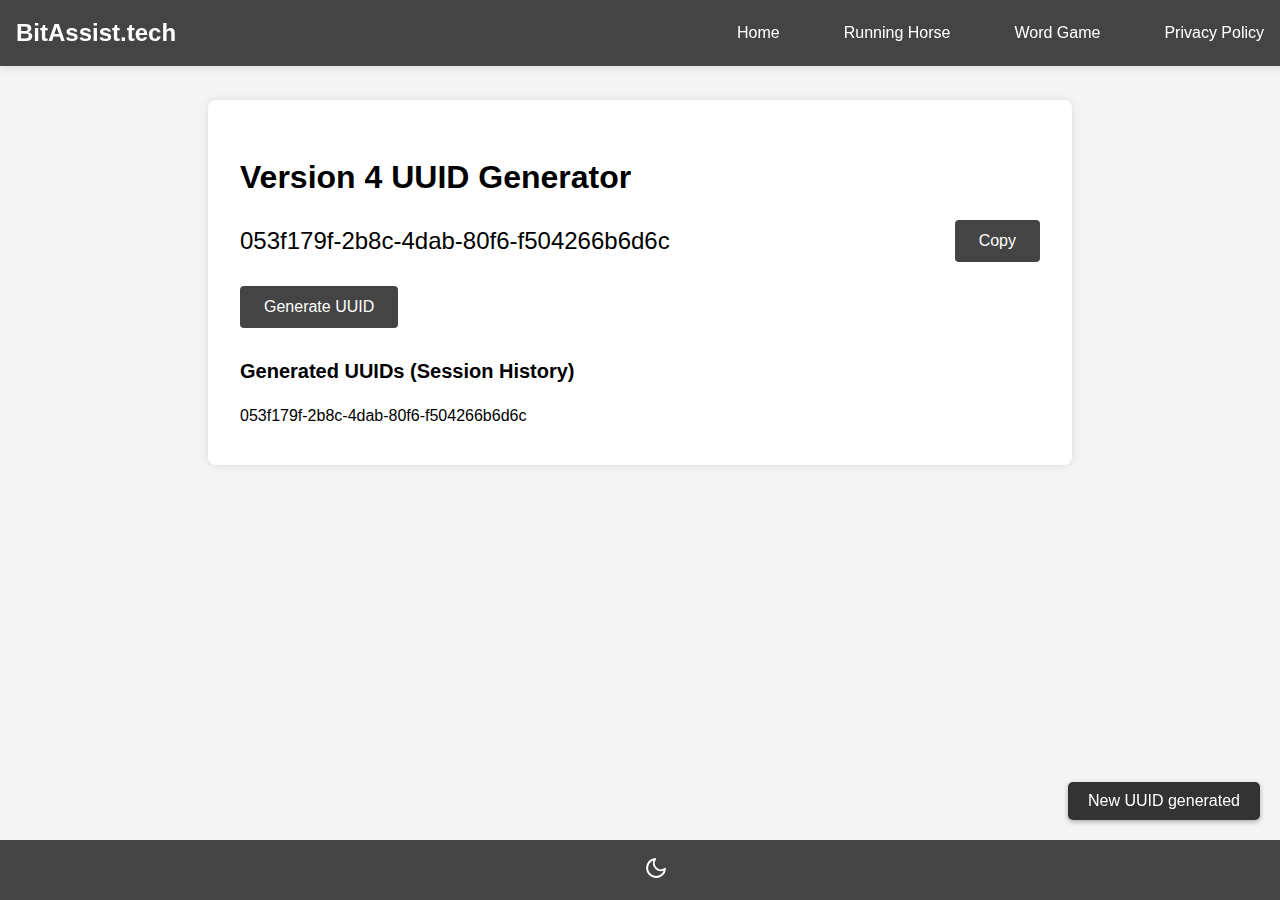
<file: index.html>
<!DOCTYPE html>
<html lang="en">

<head>
    <meta charset="UTF-8">
    <meta name="viewport" content="width=device-width, initial-scale=1.0">
    <meta name="description"
        content="Generate version 4 UUIDs easily with BitAssist.tech. Click to generate a new UUID and copy it with a single button. Mobile responsive and SEO friendly.">
    <meta name="keywords" content="UUID generator, version 4 UUID, BitAssist.tech, online UUID generator">
    <title>BitAssist.tech - UUID Generator</title>
    <link rel="icon"
        href="data:image/svg+xml,<svg xmlns='http://www.w3.org/2000/svg' viewBox='0 0 100 100'><text y='50%' x='50%' dominant-baseline='middle' text-anchor='middle' font-size='20'>bitassist.tech</text></svg>">
    <link rel="stylesheet" href="./css/common.css">
    <script type="application/ld+json">
        {
          "@context": "https://schema.org",
          "@type": "WebApplication",
          "name": "UUID Generator",
          "description": "Generate version 4 UUIDs easily with BitAssist.tech.",
          "url": "https://www.bitassist.tech",
          "applicationCategory": "Utility",
          "operatingSystem": "All"
        }
        </script>
    <style>
        /* Main Content Styles */
        body {
            font-family: Arial, sans-serif;
            margin: 0;
            padding: 0;
            background-color: #f4f4f4;
            transition: background-color 0.3s, color 0.3s;
        }

        body.night-mode {
            background-color: #333;
            color: #fff;
        }

        .container {
            max-width: 800px;
            margin: 100px auto 20px;
            padding: 2rem;
            background-color: #fff;
            border-radius: 8px;
            box-shadow: 0 0 10px rgba(0, 0, 0, 0.1);
            transition: background-color 0.3s, color 0.3s;
        }

        .container.night-mode {
            background-color: #444;
            color: #fff;
        }

        h2 {
            font-size: 2rem;
            margin-bottom: 1.5rem;
        }

        .uuid-container {
            display: flex;
            align-items: center;
            justify-content: space-between;
            margin-bottom: 1.5rem;
        }

        #uuid {
            font-size: 1.5rem;
            word-break: break-all;
            margin: 0;
        }

        button {
            padding: 0.75rem 1.5rem;
            cursor: pointer;
            background-color: #444;
            color: #fff;
            border: none;
            border-radius: 4px;
            font-size: 1rem;
            transition: background-color 0.3s;
        }

        button:hover {
            background-color: #555;
        }

        .history-container {
            margin-top: 2rem;
        }

        .history-container h3 {
            font-size: 1.25rem;
            margin-bottom: 1rem;
        }

        .history-container ul {
            list-style-type: none;
            padding: 0;
            margin: 0;
        }

        .history-container li {
            font-size: 1rem;
            padding: 0.5rem 0;
            border-bottom: 1px solid #eee;
        }

        .history-container li:last-child {
            border-bottom: none;
        }

        footer {
            text-align: center;
            padding: 1rem;
            background-color: #444;
            color: #fff;
            position: fixed;
            bottom: 0;
            left: 0;
            width: 100%;
        }

        .moon-icon {
            width: 24px;
            height: 24px;
            cursor: pointer;
            transition: color 0.3s;
        }

        body.night-mode .moon-icon {
            color: #ccc;
        }

        /* Toast Message Styles */
        .toast {
            position: fixed;
            bottom: 80px;
            right: 20px;
            background-color: #333;
            color: #fff;
            padding: 10px 20px;
            border-radius: 5px;
            box-shadow: 0 2px 5px rgba(0, 0, 0, 0.3);
            z-index: 1000;
            opacity: 0;
            transition: opacity 0.5s ease-in-out;
        }

        .toast.show {
            opacity: 1;
        }
    </style>
</head>

<body>
    <!-- Header -->
    <header>
        <h1>BitAssist.tech</h1>
        <nav id="nav-menu">
            <a href="index.html">Home</a>
            <a href="running_horse.html">Running Horse</a>
            <a href="word_game.html">Word Game</a>
            <a href="privacy_policy.html">Privacy Policy</a>
        </nav>
        <div class="hamburger" onclick="toggleMenu()">☰</div>
    </header>

    <!-- Main Content -->
    <div class="container">
        <h2>Version 4 UUID Generator</h2>
        <div class="uuid-container">
            <p id="uuid">Click the button to generate a UUID</p>
            <button onclick="copyUUID()">Copy</button>
        </div>
        <button onclick="generateUUID()">Generate UUID</button>

        <!-- UUID History -->
        <div class="history-container">
            <h3>Generated UUIDs (Session History)</h3>
            <ul id="uuid-history"></ul>
        </div>
    </div>

    <!-- Footer -->
    <footer>
        <svg class="moon-icon" xmlns="http://www.w3.org/2000/svg" viewBox="0 0 24 24" fill="none" stroke="currentColor"
            stroke-width="2" stroke-linecap="round" stroke-linejoin="round" onclick="toggleNightMode()">
            <path d="M21 12.79A9 9 0 1 1 11.21 3 7 7 0 0 0 21 12.79z"></path>
        </svg>
    </footer>

    <!-- Toast Container -->
    <div id="toast" class="toast"></div>

    <script>
        // JavaScript for UUID generation, copy, and night mode
        let uuidHistory = [];

        // Load night mode preference from localStorage
        function loadNightMode() {
            const isNightMode = localStorage.getItem('nightMode') === 'true';
            if (isNightMode) {
                document.body.classList.add('night-mode');
                document.querySelector('.container').classList.add('night-mode');
            }
        }

        // Toggle night mode and save preference to localStorage
        function toggleNightMode() {
            const body = document.body;
            const container = document.querySelector('.container');
            body.classList.toggle('night-mode');
            container.classList.toggle('night-mode');

            // Save the night mode preference to localStorage
            const isNightMode = body.classList.contains('night-mode');
            localStorage.setItem('nightMode', isNightMode);

            // Show toast message
            showToast(isNightMode ? 'Night mode enabled' : 'Night mode disabled');
        }

        // Show toast message
        function showToast(message) {
            const toast = document.getElementById('toast');
            toast.innerText = message;
            toast.classList.add('show');

            // Hide the toast after 3 seconds
            setTimeout(() => {
                toast.classList.remove('show');
            }, 3000);
        }

        // Generate UUID
        function generateUUID() {
            const uuid = 'xxxxxxxx-xxxx-4xxx-yxxx-xxxxxxxxxxxx'.replace(/[xy]/g, function (c) {
                const r = Math.random() * 16 | 0, v = c === 'x' ? r : (r & 0x3 | 0x8);
                return v.toString(16);
            });
            document.getElementById('uuid').innerText = uuid;
            uuidHistory.push(uuid);
            updateUUIDHistory();
            showToast('New UUID generated');
        }

        // Update UUID history
        function updateUUIDHistory() {
            const historyContainer = document.getElementById('uuid-history');
            historyContainer.innerHTML = '';
            uuidHistory.slice().reverse().forEach(uuid => {
                const listItem = document.createElement('li');
                listItem.innerText = uuid;
                historyContainer.appendChild(listItem);
            });
        }

        // Copy UUID to clipboard
        function copyUUID() {
            const uuid = document.getElementById('uuid').innerText;
            navigator.clipboard.writeText(uuid).then(() => {
                showToast('UUID copied to clipboard');
            });
        }

        // Toggle mobile navigation menu
        function toggleMenu() {
            const navMenu = document.getElementById('nav-menu');
            navMenu.classList.toggle('active');
        }

        // Initialize
        function init() {
            loadNightMode(); // Load night mode preference
            generateUUID(); // Generate initial UUID
        }

        // Run initialization
        init();
    </script>
</body>

</html>
</file>
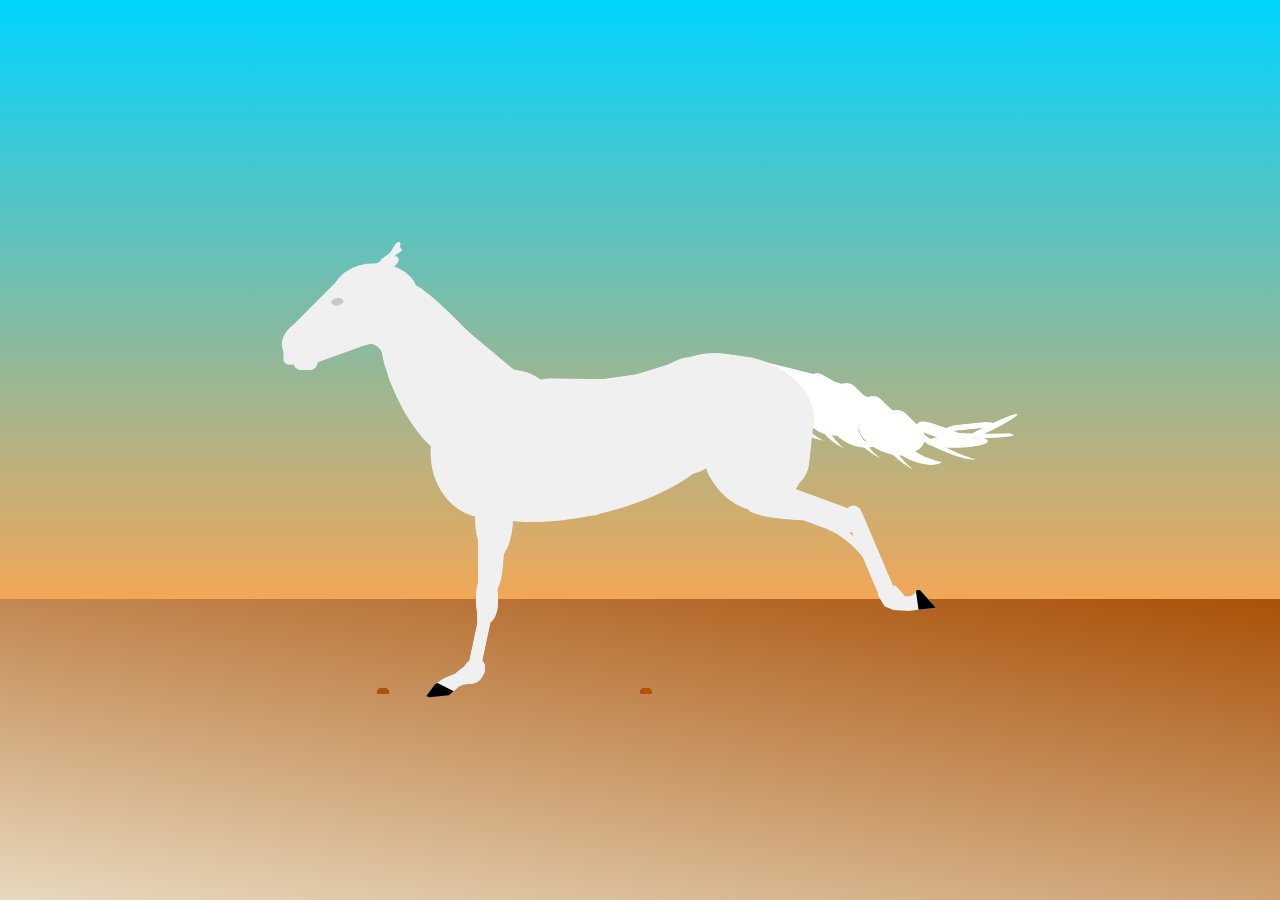
<file: clip_clop.html>
<html>
<head>
	<title>Running horse</title>
	<meta charset="UTF-8">
    <meta name="viewport" content="width=device-width, initial-scale=1.0">
    <meta name="description" content="Generate version 4 UUIDs easily with BitAssist.tech. Click to generate a new UUID and copy it with a single button. Mobile responsive and SEO friendly.">
    <meta name="keywords" content="UUID generator, version 4 UUID, BitAssist.tech, online UUID generator">
    <link rel="icon" href="data:image/svg+xml,<svg xmlns='http://www.w3.org/2000/svg' viewBox='0 0 100 100'><text y='50%' x='50%' dominant-baseline='middle' text-anchor='middle' font-size='20'>bitassist.tech</text></svg>">
    <style>
        body {
            font-family: Arial, sans-serif;
            margin: 0;
            padding: 0;
            display: flex;
            flex-direction: column;
            align-items: center;
            justify-content: center;
            background-color: #f4f4f4;
            transition: background-color 0.3s, color 0.3s;
            overflow-x: hidden; /* Prevent horizontal scroll */
        }
        body.night-mode {
            background-color: #333;
            color: #fff;
        }
        header {
            width: 100%;
            background-color: #444;
            color: #fff;
            padding: 1rem;
            text-align: center;
            position: fixed;
            top: 0;
            left: 0;
            z-index: 10;
        }
        nav {
            margin: 1rem 0;
        }
        nav a {
            color: #fff;
            text-decoration: none;
            margin: 0 1rem;
            padding-right: 1rem; /* Added right padding */
        }
        .container {
            text-align: center;
            padding: 3rem;
            background-color: #fff;
            border-radius: 8px;
            box-shadow: 0 0 10px rgba(0, 0, 0, 0.1);
            margin-top: 5rem; /* Adjust for fixed header */
            transition: background-color 0.3s, color 0.3s;
        }
        .container.night-mode {
            background-color: #444;
            color: #fff;
        }
        button {
            padding: 1rem 2rem;
            margin-top: 1rem;
            cursor: pointer;
            background-color: #444;
            color: #fff;
            border: none;
            border-radius: 4px;
            font-size: 1rem;
            transition: background-color 0.3s;
        }
        button.night-mode {
            background-color: #555;
        }
        h1 {
            font-size: 1.5rem;
            font-family: 'Verdana', sans-serif;
        }
        h2 {
            font-size: 2rem;
        }
        p {
            font-size: 1.25rem;
        }
        #uuid {
            font-size: 3vw; /* Make the UUID font size bigger */
            display: inline-block;
            margin-right: 1rem;
            white-space: nowrap; /* Ensure UUID stays on one line */
            width: 100%; /* Make sure it stretches the available space */
            overflow: hidden; /* Hide any overflow */
        }
        .uuid-container {
            display: flex;
            align-items: center;
            justify-content: center;
            width: 100%;
        }
        .copy-button {
            width: 115px;/* Fixed width for the copy button */
            padding: 11px 19px; 
        }
        @media (max-width: 600px) {
            nav a {
            display: block;
            margin: 0.5rem 0;
            }
            .container {
            width: 90%;
            padding: 2rem;
            }
            button {
            width: 100%;
            padding: 1rem;
            }
        }
        .moon-icon {
            width: 24px;
            height: 24px;
            margin-right: 10px;
            cursor: pointer;
            transition: color 0.3s;
            position: fixed;
            bottom: 20px;
            right: 20px;
        }
        body.night-mode .moon-icon {
            color: #ccc; /* Dim white color */
        }




    /*

Click the horse for slow-mo :)

*/

:root
{
	font-size: 22vmin;
	
	--outlines: transparent; 
	
	--speed: 0.8s;
	--delay-gap: 8;
	
	--horse-width: 3.8rem;
	--horse-height: 2.5rem;
	
	/*//dark horse
	--color-horse: rgba(50, 50, 50, 1);
	--color-horse-back: rgba(30, 30, 30, 1);
	--color-hair: rgba(70, 70, 70, 1);
	*/
	
	/*//white horse*/
	--color-horse: rgba(240, 240, 240, 1);
	--color-horse-back: rgba(200, 200, 200, 1);
	--color-hair: rgba(255, 255, 255, 1);
	/*
	//pink horse
	 // --color-horse: #D72287;
	 // --color-horse-back: #9A095A;
	 // --color-hair: #DF4E9F;
		
	//red horse
	 // --color-horse: #FF0000;
	 // --color-horse-back: #DD0000;
	 // --color-hair: #FF3030;
	
	//blue horse
	 // --color-horse: #0000ff;
	 // --color-horse-back: #0000dd;
	 // --color-hair: #3030ff;
	*/
	--color-hoof: rgba(0, 0, 0, 1);
	--color-dust: #AF540B;
	--color-floor: #F1D1AF;
	--color-sky: #C4C4FF;
}

input[type=checkbox]
{
	opacity: 0;
}

input[type=checkbox]:checked ~ label 
{
	--outlines: white;
	--speed: 8s;
	
	--color-horse: rgba(50, 50, 50, 0.3);
	--color-horse-back: rgba(30, 30, 30, 0.3);
	--color-hair: rgba(70, 70, 70, 0.3);
	--color-hoof: rgba(0, 0, 0, 0.3);
}

*{ position: relative; }

html, body
{
	width: 100%;
	height: 100%;
	margin: 0;
	padding: 0;
	background: linear-gradient(0deg, rgba(255,164,78,1) 30%, rgba(0,212,255,1) 100%);
}

body
{
	display: flex;
	justify-content: center;
	align-items: center;
}

label
{
	cursor: pointer;
}

.dust
{
	position: fixed;
	top: 0;
	left: 0;
	right: 0;
	bottom: calc(((100vh - var(--horse-height)) / 2) + 0.02rem);
	overflow: hidden;
}

.floor
{
	background-color: var(--color-floor);
	background: linear-gradient(9deg, rgba(232,217,190,1) 0%, #A95108 100%);
	position: fixed;
	top: calc(50vh + (var(--horse-height) / 2) - 0.5rem);
	left: 0;
	right: 0;
	bottom: 0;
	overflow: hidden;
}

.dust .particle
{
	background-color: var(--color-dust);
	width: 0.05rem;
	height: 0.05rem;
	border-radius: 50%;
	position: absolute;
	
	border: 1px dashed var(--outlines);
	top: calc(50vh + (var(--horse-height) / 2) - 0.05rem);
	left: calc(50vw - (var(--horse-width) / 2) + (var(--horse-width) * 0.15));
}

.dust.back .particle
{
	left: calc(50vw - (var(--horse-width) / 2) + (var(--horse-width) * 0.5));
}

@for $i from 1 through 30 {
	
    @keyframes particle-animation-#{$i} {
        100% {
			transform: 	translateX(calc(#{random() / 1.3} * var(--horse-width) )) 
						translateY(calc(-#{random() / 100} * (var(--horse-height) / 5))) 
						scale(random(4) + 2) 
						rotate(random(360) * -0.5deg);
			opacity: 0;	
        }
    }
    
    .particle:nth-child(#{$i}){
		transform-origin: random(1)*-20% random(1)*-20%;
        animation: particle-animation-#{$i} var(--speed) ease-out infinite;
		animation-delay: calc((var(--speed) * 0.1) + #{$i * .01s});
    } 
	
    .dust.back .particle:nth-child(#{$i}){
		
		animation-delay: calc((var(--speed) * 0.68) + #{$i * .01s});
    }
}



.🐴
{
	width: var(--horse-width);	
	height: var(--horse-height);	
	border: 0px solid var(--outlines);
}

.🐴 *, .🐴 *:after, .🐴 *:before{ border: 1px dashed var(--outlines); }
	
.🐴 >*
{
	position: absolute;
	top: var(--part-y, 0);
	left: var(--part-x, 0);
	width: var(--part-width, 10px);	
	height: var(--part-height, 10px);
	border-radius: var(--part-radius, 0);
	transform: rotate(var(--part-rotate, 0deg));
	transform-origin: var(--part-origin, 50% 50%);
	
	animation-delay: var(--delay, 0s) !important;
}

.🐴 >* *, .🐴 >* *:after, .🐴 >* *:before
{
	position: absolute;
	background-color: var(--color-horse);
	top: var(--shape-y, 0);
	left: var(--shape-x, 0);
	width: var(--shape-width, 10px);	
	height: var(--shape-height, 10px);	
	border-radius: var(--shape-radius, 0);
	transform: rotate(var(--shape-rotate, 0deg));
	transform-origin: var(--shape-origin, 50% 50%);
	animation-delay: var(--delay, 0s) !important;
}

/* ================

   HEAD

   ================ */
	
.head
{
	--part-width: 20%;
	--part-height: 15%;
	--part-x: -1%;
	--part-y: 3%;	
	--part-origin: 100% 50%;
	--part-rotate: -40deg;
}

.head .skull
{
	--shape-width: 55%;
	--shape-height: 80%;
	--shape-radius: 50%;
	--shape-x: 43%;
	--shape-y: 10%;
	--shape-rotate: 40deg;
}

.head .eye
{
	background-color: var(--color-horse-back);
	--shape-width: 6%;
	--shape-height: 10%;
	--shape-radius: 30% 100%;
	--shape-x: 45%;
	--shape-y: 20%;
	--shape-rotate: 0deg;
}

.head .face
{
	--shape-width: 47%;
	--shape-height: 50%;
	--shape-y: 8%;
	--shape-x: 14%;
	--shape-rotate: -5deg;
}

.head .nose
{
	--shape-x: 0%;
	--shape-y: 11.7%;
	--shape-width: 24%;
	--shape-height: 35%;
	--shape-radius: 50%;
	--shape-rotate: -12deg;
}

.head .jaw
{
	--shape-width: 25%;
	--shape-height: 60%;
	--shape-x: 40%;
	--shape-y: 37%;
	--shape-radius: 45%;
	transform: skew(0deg) rotate(40deg);
}

.head .lip
{
	--shape-rotate: 40deg;
	--shape-x: -3%;
	--shape-y: 28%;
	--shape-radius: 30%;
	--shape-width: 12%;
	--shape-height: 25%;
}

.head .chin
{
	--shape-width: 15%;
	--shape-height: 40%;
	--shape-y: 31%;
	--shape-x: 2%;
	--shape-radius: 30%;
	--shape-rotate: 40deg;
}

.head .chin:after
{
	content: '';
	--shape-width: 130%;
	--shape-height: 180%;
	--shape-radius: 0;
	--shape-x: 123%;
	--shape-y: -95%;
	--shape-rotate: 70deg;
}

.head .ear
{
	--shape-width: 20%;
	--shape-height: 15%;
	--shape-y: 17%;
	--shape-x: 78%;
	--shape-radius: 50%;
	--shape-rotate: 10deg;
	--shape-origin: 0% 50%;
}

.head .ear:after
{
	content: '';
	--shape-width: 70%;
	--shape-height: 40%;
	--shape-y: 10%;
	--shape-x: 65%;
	--shape-radius: 40%;
	--shape-rotate: -30deg;
}

.head .ear:before
{
	content: '';
	--shape-width: 70%;
	--shape-height: 30%;
	--shape-y: -20%;
	--shape-x: 50%;
	--shape-radius: 0%;
	--shape-rotate: -5deg;
}

/* ================

   NECK

   ================ */

.neck
{
	--part-width: 30%;
	--part-height: 25%;
	--part-x: 5%;
	--part-y: 35%;	
	--part-origin: 90% 50%;
	--part-rotate: 45deg;
}

.neck .under
{
	--shape-height: 40%;
	--shape-width: 16%;
	--shape-radius: 50%;
	--shape-x: 11%;
	--shape-y: 55%;
	--shape-rotate: -19deg;
	background-color: transparent;
	border-top: 0.07rem outset var(--color-horse); 
}

.neck .front
{
	--shape-width: 75%;
	--shape-height: 55%;
	--shape-radius: 50%;
	--shape-y: 28%;
	--shape-x: 7%;
	--shape-rotate: 20deg;
}

.neck .top
{
	--shape-x: 10%;
	--shape-y: 5%;
	--shape-width: 50%;
	--shape-height: 25%;
	--shape-radius: 50% / 20%;
	--shape-rotate: 0deg;
}

.neck .top:after
{
	content: '';
	--shape-x: 50%;
	--shape-y: -10%;
	--shape-width: 70%;
	--shape-height: 50%;
	--shape-radius: 0%;
	--shape-rotate: -5deg;
}

.neck .base
{
	--shape-width:50%;
	--shape-height:30%;
	--shape-x: 20%;
	--shape-y: 10%;
	--shape-radius: 30%;
	--shape-rotate: -10deg;
}

.neck .shoulder
{
	--shape-width:50%;
	--shape-height:30%;
	--shape-x: 48%;
	--shape-y: -2%;
	--shape-rotate: -20deg;
	--shape-radius: 50%;
}

/* ================

   BODY

   ================ */

.body
{
	--part-width: 55%;
	--part-height: 33%;
	--part-x: 20%;
	--part-y: 30%;	
	--part-origin: 10% 50%;
}

.body .section
{
	--shape-width: 94%;
	--shape-height: 90%;
	--shape-x: 40%;
	--shape-y: 5%;
	--shape-origin: 10% 30%;
	--shape-radius: 50% 0 20% 20%;
	--shape-rotate: -9deg;
}


.body .section.last { --shape-radius: 45%; }
.body .section.last:after { content: none; }

.body >.section
{
	--shape-x: 4%;
	--shape-y: 4%;
	--shape-width: 32%;
	--shape-height: 92%;
	--shape-rotate: 10deg;
	--shape-origin: 50% 50%;
	--shape-radius: 45%;
}

.body >.section:after
{
	content: '';
	
	--shape-height: 70%;
	--shape-width: 202%;
	--shape-x: 40%;
	--shape-y: 48%;
	--shape-rotate: -23deg;
	--shape-origin: 0% 100%;
	--shape-radius: 50%;
}

.body .back-side
{
	--shape-x: 60%;
	--shape-y: -10%;
	--shape-width: 38%;
	--shape-height: 70%;
	--shape-origin: 0 0;
	--shape-rotate: 8deg;
	--shape-radius: 40% 50% 50%;
}

/* ================

   TAIL

   ================ */

.tail
{
	--part-width: 35%;
	--part-height: 18%;
	--part-x: 63%;
	--part-y: 29%;	
	--part-rotate: 10deg;
	--part-origin: 0% 50%;
}

.tail .nub
{
	--shape-width: 35%;
	--shape-height: 30%;
	--shape-rotate: 4deg;
	--shape-origin: 10% 50%;
	--shape-radius: 20% / 50%;
	
	background-color: var(--color-hair);
}

.tail .section
{
	--shape-width: 100%;
	--shape-height: 90%;
	--shape-rotate: 15deg;
	--shape-origin: 0% 50%;
	--shape-radius: 30% / 50%;
	--shape-y: -25%;
	--shape-x: 60%;
	
	background-color: var(--color-hair);
}

.tail .section:after
{
	content: '';
	
	--shape-width: 170%;
	--shape-height: 120%;
	--shape-rotate: 6deg;
	--shape-origin: 0% 50%;
	--shape-radius: 50%;
	--shape-y: -10%;
	--shape-x: 0%;
	
	background-color: transparent;
	box-shadow: -1.5vmin 0.5vmin 0 0 var(--color-hair);
}

.tail .section:before
{
	content: '';
	
	--shape-width: 130%;
	--shape-height: 100%;
	--shape-rotate: -20deg;
	--shape-origin: 0% 50%;
	--shape-radius: 50%;
	--shape-y: 0%;
	--shape-x: 50%;
	
	background-color: transparent;
	box-shadow: -1.5vmin 1vmin 0 0 var(--color-hair);
}

.tail .nub >.section
{
	--shape-width: 50%;
	--shape-height: 170%;
}

.tail .section >* >*
{
	--shape-rotate: 0deg;
	--shape-height: 80%;
}

.tail .section >* >* >* >*
{
	--shape-rotate: -25deg;
	--shape-height: 40%;
}

/* ================

   FRONT LEG

   ================ */

.front-leg
{
	--part-width: 15%;
	--part-height: 60%;
	--part-x: 20%;
	--part-y: 40%;	
	--part-origin: 100% 50%;
}

.front-leg.right
{
	--color-horse: var(--color-horse-back);
	--delay: calc( 0s - var(--speed) / var(--delay-gap));
}

.front-leg .shoulder
{
	--shape-x: 20%;
	--shape-width: 80%;
	--shape-height: 35%;
	--shape-origin: 100% 50%;
	--shape-radius: 30% 30% 30% 50%;
	--shape-rotate: -0deg;
}

.front-leg .upper
{
	--shape-x: 40%;
	--shape-y: 60%;
	--shape-width: 40%;
	--shape-height: 80%;
	--shape-origin: 40% 10%;
	--shape-radius: 30% 30% 50% 50%;
	--shape-rotate: 0deg;
}

.front-leg .upper:before
{
	content: '';
	--shape-x: 5%;
	--shape-radius: 20%;
	--shape-rotate: 0deg;	
}

.front-leg .upper:after
{
	content: '';
	--shape-x: 40%;
	--shape-y: 60%;
	--shape-height: 78%;
	--shape-radius: 40%;
	--shape-rotate: 5deg;
}

.front-leg .knee
{
	--shape-x: 0%;
	--shape-y: 120%;
	--shape-width: 57%;
	--shape-height: 55%;
	--shape-radius: 45%;
	--shape-origin: 40% 20%;
	--shape-rotate: -0deg;
}

.front-leg .knee:before
{
	content: '';
	--shape-x: 0%;
	--shape-y: 60%;
	--shape-width: 30%;
	--shape-height: 40%;
	--shape-radius: 30%;
	--shape-rotate: 0deg;
}

.front-leg .lower
{
	--shape-x: 0%;
	--shape-y: 80%;
	--shape-width: 54%;
	--shape-height: 120%;
	--shape-radius: 5%;
	--shape-rotate: 12deg;
}

.front-leg .ankle
{
	--shape-x: -20%;
	--shape-y: 80%;
	--shape-width: 170%;
	--shape-height: 45%;
	--shape-radius: 50%;
	--shape-rotate: 20deg;
}

.front-leg .foot
{
	--shape-x: -35%;
	--shape-y: 65%;
	--shape-width: 120%;
	--shape-height: 200%;
	--shape-radius: 0%;
	--shape-rotate: 30deg;
	
	clip-path: polygon(0% 0%, 80% 0%, 65% 20%, 63% 30%, 70% 45%, 75% 55%, 46% 90%, 35% 95%, 10% 70%, 5% 50%, 10% 25%);
}

.front-leg .hoof
{
	--shape-x: 40%;
	--shape-y: 52%;
	--shape-width: 100%;
	--shape-height: 50%;
	--shape-radius: 0%;
	--shape-rotate: 55deg;
	background-color: var(--color-hoof);
}



/* ================

   BACK LEG

   ================ */

.back-leg
{
	--part-width: 20%;
	--part-height: 70%;
	--part-x: 60%;
	--part-y: 30%;	
	--part-origin: 100% 50%;
}

.back-leg.right
{
	--color-horse: var(--color-horse-back);
	--delay: calc( 0s - var(--speed) / var(--delay-gap));
}

.back-leg .top
{
	--shape-height: 20%;
	--shape-width: 75%;
	--shape-radius: 45%;
	--shape-rotate: 25deg;
	--shape-x: -8%;
	background-color: transparent;
}

.back-leg .top:after
{
	content: '';
	--shape-height: 140%;
	--shape-width: 40%;
	--shape-radius: 50% / 30%;
	--shape-rotate: -19deg;
	--shape-x: 55%;
	--shape-y: 20%;
	--shape-origin: 50% 10%;
}

.back-leg .top:before
{
	content: '';
	--shape-height: 150%;
	--shape-width: 80%;
	--shape-radius: 50% / 60%;
	--shape-rotate: -60deg;
	--shape-x: 24%;
	--shape-y: 58%;
}

.back-leg .thigh
{
	--shape-height: 140%;
	--shape-width: 22%;
	--shape-radius: 45% / 20%;
	--shape-rotate: -95deg;
	--shape-x: 75%;
	--shape-y: 172%;
	--shape-origin: 50% 0%;
}

.back-leg .thigh:before
{
	content: '';
	--shape-height: 80%;
	--shape-width: 50%;
	--shape-radius: 50%;
	--shape-rotate: -15deg;
	--shape-x: -66%;
	--shape-y: -10%;
	--shape-origin: 50% 0%;
}

.back-leg .thigh:after
{
	content: '';
	--shape-height: 40%;
	--shape-width: 50%;
	--shape-radius: 50%;
	--shape-rotate: 20deg;
	--shape-x: 110%;
	--shape-y: 23%;
	--shape-origin: 50% 50%;
	background-color: transparent;
	box-shadow: -1.2% 0.5% 0 0 var(--color-horse);
}

.back-leg .lower-leg
{
	--shape-height: 100%;
	--shape-width: 60%;
	--shape-radius: 50% / 10%;
	--shape-rotate: 47deg;
	--shape-x: 80%;
	--shape-y: 88%;
	--shape-origin: 50% 0%;
}

.back-leg .lower-leg:after
{
	content: '';
	--shape-height: 60%;
	--shape-width: 100%;
	--shape-radius: 50%;
	--shape-rotate: -25deg;
	--shape-x: -155%;
	--shape-y: 8%;
	--shape-origin: 50% 50%;
	background-color: transparent;
	box-shadow: 8px 1px 0 0 var(--color-horse);
}

.back-leg .foot
{
	--shape-x: -120%;
	--shape-y: 100%;
	--shape-width: 180%;
	--shape-height: 60%;
	--shape-radius: 0%;
	--shape-rotate: -70deg;
	clip-path: polygon(90% 0%, 95% 10%, 100% 20%, 100% 30%, 60% 45%, 60% 55%, 70% 62%, 80% 65%, 80% 70%, 15% 95%, 10% 50%, 15% 25%, 30% 10%, 70% 0%);
}

.back-leg .hoof
{
	--shape-x: -10%;
	--shape-y: 65%;
	--shape-width: 100%;
	--shape-height: 100%;
	--shape-radius: 0%;
	--shape-rotate: -5deg;
	background-color: var(--color-hoof);
}


/* ================

   ANIMATIONS

   ================ */



@keyframes body
{
	0%, 100% { transform: rotate(8deg) translatex(2%) translatey(-5%); }
	9% { transform: rotate(4deg) translatex(2%) translatey(0%); }
	18.1% { transform: rotate(1deg) translatex(0%) translatey(5%); }
	27.2% { transform: rotate(1deg) translatex(2%) translatey(0%) scaleX(0.92); }
	36.3% { transform: rotate(0deg) translatex(2%) translatey(-2%) scaleX(0.9); }
	45.4% { transform: rotate(2deg) translatex(2%) translatey(-3%) scaleX(0.9); }
	54.5% { transform: rotate(3deg) translatex(2%) translatey(-5%) scaleX(0.9); }
	63.6% { transform: rotate(4deg) translatex(0%) translatey(-4%) scaleX(0.9); }
	72.7% { transform: rotate(4.5deg) translatex(0%) translatey(-3%) scaleX(0.95); }
	81.8% { transform: rotate(6.5deg) translatex(0%) translatey(-5%) scaleX(0.95); }
	90.9% { transform: rotate(10deg) translatex(0%) translatey(-14%) scaleX(1); }
}
	
.animate .body { animation: body var(--speed) linear infinite}

@keyframes front-shoulder
{
	0%, 100% { transform: rotate(20deg) translatex(0%) translatey(6%); }
	8.3% { 	transform: rotate(8deg) translatex(-10%) translatey(0%); }
	16.6% { transform: rotate(0deg) translatex(-12%) translatey(-3%); }
	24.9% { transform: rotate(0deg) translatex(10%) translatey(0%); }
	33.3% { transform: rotate(-30deg) translatex(7%) translatey(-12%); }
	41.6% { transform: rotate(-30deg) translatex(11%) translatey(-10%); }
	49.9% { transform: rotate(-20deg) translatex(10%) translatey(0%); }
	58.3% { transform: rotate(-10deg) translatex(30%) translatey(-5%); }
	66.6% { transform: rotate(15deg) translatex(25%) translatey(5%); }
	74.9% { transform: rotate(0deg) translatex(0%) translatey(0%); }
	83.3% { transform: rotate(0deg) translatex(0%) translatey(0%); }
	91.6% { transform: rotate(20deg) translatex(0%) translatey(0%); }
}

.animate .front-leg .shoulder { animation: front-shoulder var(--speed) linear infinite}

@keyframes front-upper
{
	0%, 100% { transform: rotate(50deg) translatex(30%) translatey(8%); }
	8.3% { 	transform: rotate(45deg) translatex(40%) translatey(10%); }
	16.6% { transform: rotate(33deg) translatex(25%) translatey(10%); }
	24.9% { transform: rotate(0deg) translatex(0%) translatey(0%); }
	33.3% { transform: rotate(18deg) translatex(7%) translatey(10%); }
	41.6% { transform: rotate(-8deg) translatex(-30%) translatey(15%); }
	49.9% { transform: rotate(-4deg) translatex(-20%) translatey(10%); }
	58.3% { transform: rotate(20deg) translatex(17%) translatey(10%); }
	66.6% { transform: rotate(30deg) translatex(20%) translatey(-10%); }
	74.9% { transform: rotate(75deg) translatex(40%) translatey(-15%); }
	83.3% { transform: rotate(85deg) translatex(15%) translatey(-10%); }
	91.6% { transform: rotate(55deg) translatex(25%) translatey(-5%); }
}

.animate .front-leg .upper { animation: front-upper var(--speed) linear infinite}

@keyframes front-knee
{
	0%, 100% { transform: rotate(-15deg) translatex(0%) translatey(0%); }
	8.3% { 	transform: rotate(-10deg) translatex(0%) translatey(0%); }
	16.6% { transform: rotate(-12deg) translatex(0%) translatey(0%); }
	24.9% { transform: rotate(-20deg) translatex(0%) translatey(0%); }
	33.3% { transform: rotate(-55deg) translatex(-25%) translatey(10%); }
	41.6% { transform: rotate(-35deg) translatex(0%) translatey(-10%); }
	49.9% { transform: rotate(-28deg) translatex(0%) translatey(0%); }
	58.3% { transform: rotate(-90deg) translatex(-22%) translatey(0%); }
	66.6% { transform: rotate(-95deg) translatex(-30%) translatey(0%); }
	74.9% { transform: rotate(-98deg) translatex(-10%) translatey(0%); }
	83.3% { transform: rotate(-80deg) translatex(-20%) translatey(8%); }
	91.6% { transform: rotate(-50deg) translatex(-30%) translatey(10%); }
}

.animate .front-leg .knee { animation: front-knee var(--speed) linear infinite}

@keyframes front-lower
{
	0%, 100% { transform: rotate(-25deg) translatex(20%) translatey(0%); }
	8.3% { 	transform: rotate(10deg) translatex(0%) translatey(-10%); }
	16.6% { transform: rotate(10deg) translatex(0%) translatey(0%); }
	24.9% { transform: rotate(12deg) translatex(0%) translatey(0%); }
	33.3% { transform: rotate(-12deg) translatex(7%) translatey(-12%); }
	41.6% { transform: rotate(0deg) translatex(0%) translatey(-10%); }
	49.9% { transform: rotate(-23deg) translatex(20%) translatey(-20%); }
	58.3% { transform: rotate(0deg) translatex(0%) translatey(-30%); }
	66.6% { transform: rotate(-15deg) translatex(30%) translatey(-20%); }
	74.9% { transform: rotate(-15deg) translatex(0%) translatey(0%); }
	83.3% { transform: rotate(-15deg) translatex(15%) translatey(0%); }
	91.6% { transform: rotate(-10deg) translatex(20%) translatey(-30%); }
}

.animate .front-leg .lower { animation: front-lower var(--speed) linear infinite}

@keyframes front-ankle
{
	0%, 100% { transform: rotate(20deg) translatex(0%) translatey(0%); }
	8.3% { 	transform: rotate(20deg) translatex(0%) translatey(0%); }
	16.6% { transform: rotate(20deg) translatex(0%) translatey(0%); }
	24.9% { transform: rotate(20deg) translatex(0%) translatey(0%); }
	33.3% { transform: rotate(15deg) translatex(10%) translatey(0%); }
	41.6% { transform: rotate(20deg) translatex(0%) translatey(0%); }
	49.9% { transform: rotate(0deg) translatex(0%) translatey(0%); }
	58.3% { transform: rotate(0deg) translatex(0%) translatey(-20%); }
	66.6% { transform: rotate(-30deg) translatex(0%) translatey(0%); }
	74.9% { transform: rotate(-30deg) translatex(0%) translatey(0%); }
	83.3% { transform: rotate(-10deg) translatex(0%) translatey(-20%); }
	91.6% { transform: rotate(20deg) translatex(0%) translatey(0%); }
}

.animate .front-leg .ankle { animation: front-ankle var(--speed) linear infinite}

@keyframes front-foot
{
	0%, 100% { transform: rotate(-28deg) translatex(40%) translatey(0%); }
	8.3% { 	transform: rotate(-15deg) translatex(50%) translatey(0%); }
	16.6% { transform: rotate(-11deg) translatex(35%) translatey(0%); }
	24.9% { transform: rotate(50deg) translatex(0%) translatey(0%); }
	33.3% { transform: rotate(-10deg) translatex(50%) translatey(0%); }
	41.6% { transform: rotate(-36deg) translatex(50%) translatey(0%); }
	49.9% { transform: rotate(-30deg) translatex(32%) translatey(0%); }
	58.3% { transform: rotate(-30deg) translatex(45%) translatey(0%); }
	66.6% { transform: rotate(-30deg) translatex(50%) translatey(0%); }
	74.9% { transform: rotate(-30deg) translatex(50%) translatey(0%); }
	83.3% { transform: rotate(-30deg) translatex(50%) translatey(0%); }
	91.6% { transform: rotate(-50deg) translatex(50%) translatey(10%); }
}

.animate .front-leg .foot { animation: front-foot var(--speed) linear infinite}

@keyframes back-top
{
	0%, 100% { transform: rotate(0deg) translatex(-5%) translatey(50%); }
	8.3% { 	transform: rotate(-5deg) translatex(-7%) translatey(38%); }
	16.6% { transform: rotate(-10deg) translatex(-14%) translatey(30%); }
	24.9% { transform: rotate(25deg) translatex(0%) translatey(10%); }
	33.3% { transform: rotate(32deg) translatex(-18%) translatey(25%); }
	41.6% { transform: rotate(45deg) translatex(-5%) translatey(20%); }
	49.9% { transform: rotate(65deg) translatex(10%) translatey(35%); }
	58.3% { transform: rotate(65deg) translatex(10%) translatey(40%); }
	66.6% { transform: rotate(75deg) translatex(20%) translatey(40%); }
	74.9% { transform: rotate(70deg) translatex(20%) translatey(45%); }
	83.3% { transform: rotate(60deg) translatex(25%) translatey(40%); }
	91.6% { transform: rotate(30deg) translatex(10%) translatey(40%); }
}

.animate .back-leg .top { animation: back-top var(--speed) linear infinite}

@keyframes back-thigh
{
	0%, 100% { transform: rotate(-45deg) translatex(-30%) translatey(-10%); }
	8.3% { 	transform: rotate(-45deg) translatex(-30%) translatey(-8%); }
	16.6% { transform: rotate(-43deg) translatex(-35%) translatey(-10%); }
	24.9% { transform: rotate(-95deg) translatex(0%) translatey(0%); }
	33.3% { transform: rotate(-115deg) translatex(0%) translatey(10%); }
	41.6% { transform: rotate(-130deg) translatex(20%) translatey(-5%); }
	49.9% { transform: rotate(-130deg) translatex(10%) translatey(0%); }
	58.3% { transform: rotate(-90deg) translatex(80%) translatey(-20%); }
	66.6% { transform: rotate(-85deg) translatex(0%) translatey(-20%); }
	74.9% { transform: rotate(-65deg) translatex(5%) translatey(-10%); }
	83.3% { transform: rotate(-65deg) translatex(10%) translatey(-10%); }
	91.6% { transform: rotate(-75deg) translatex(-20%) translatey(-15%); }
}

.animate .back-leg .thigh { animation: back-thigh var(--speed) linear infinite}

@keyframes back-lower-leg
{
	0%, 100% { transform: rotate(40deg) translatex(0%) translatey(0%); }
	8.3% { 	transform: rotate(30deg) translatex(-30%) translatey(0%); }
	16.6% { transform: rotate(28deg) translatex(-40%) translatey(0%); }
	24.9% { transform: rotate(47deg) translatex(0%) translatey(0%); }
	33.3% { transform: rotate(78deg) translatex(0%) translatey(5%); }
	41.6% { transform: rotate(110deg) translatex(40%) translatey(10%); }
	49.9% { transform: rotate(115deg) translatex(50%) translatey(5%); }
	58.3% { transform: rotate(90deg) translatex(30%) translatey(5%); }
	66.6% { transform: rotate(76deg) translatex(0%) translatey(0%); }
	74.9% { transform: rotate(50deg) translatex(-40%) translatey(-4%); }
	83.3% { transform: rotate(40deg) translatex(-20%) translatey(-5%); }
	91.6% { transform: rotate(70deg) translatex(0%) translatey(0%); }
}

.animate .back-leg .lower-leg { animation: back-lower-leg var(--speed) linear infinite}

@keyframes back-foot
{
	0%, 100% { transform: rotate(40deg) translatex(0%) translatey(-20%); }
	8.3% { 	transform: rotate(20deg) translatex(10%) translatey(-20%); }
	16.6% { transform: rotate(-65deg) translatex(0%) translatey(0%); }
	24.9% { transform: rotate(-70deg) translatex(0%) translatey(0%); }
	33.3% { transform: rotate(-60deg) translatex(20%) translatey(-10%); }
	41.6% { transform: rotate(-80deg) translatex(0%) translatey(0%); }
	49.9% { transform: rotate(-70deg) translatex(0%) translatey(0%); }
	58.3% { transform: rotate(-60deg) translatex(10%) translatey(-10%); }
	66.6% { transform: rotate(-43deg) translatex(20%) translatey(-10%); }
	74.9% { transform: rotate(-13deg) translatex(5%) translatey(-10%); }
	83.3% { transform: rotate(8deg) translatex(5%) translatey(-15%); }
	91.6% { transform: rotate(20deg) translatex(15%) translatey(-20%); }
}

.animate .back-leg .foot { animation: back-foot var(--speed) linear infinite}

@keyframes neck
{
	0%, 100% { transform: scaleX(1) rotate(40deg) translatex(0%) translatey(-10%); }
/* 	8.3% { 	transform: scaleX(1) rotate(40deg) translatex(2%) translatey(-10%); } */
	16.6% { transform: scaleX(1) rotate(40deg) translatex(6%) translatey(-10%); }
/* 	24.9% { transform: scaleX(0.9) rotate(40deg) translatex(5%) translatey(-5%); } */
	33.3% { transform: scaleX(0.9) rotate(45deg) translatex(3%) translatey(5%); }
/* 	41.6% { transform: scaleX(0.9) rotate(50deg) translatex(3%) translatey(5%); } */
	49.9% { transform: scaleX(0.85) rotate(45deg) translatex(3%) translatey(-5%); }
/* 	58.3% { transform: scaleX(0.85) rotate(45deg) translatex(3%) translatey(-10%); } */
	66.6% { transform: scaleX(0.85) rotate(40deg) translatex(0%) translatey(-15%); }
/* 	74.9% { transform: scaleX(0.9) rotate(34deg) translatex(0%) translatey(-15%); } */
	83.3% { transform: scaleX(1) rotate(35deg) translatex(0%) translatey(-15%); }
/* 	91.6% { transform: scaleX(1) rotate(35deg) translatex(0%) translatey(-10%); } */
}

.animate .neck { animation: neck var(--speed) linear infinite}

@keyframes head
{
	0%, 100% { transform: rotate(-45deg) translatex(-5%) translatey(10%); }
/* 	8.3% { 	transform: rotate(-45deg) translatex(-5%) translatey(12%); } */
	16.6% { transform: rotate(-45deg) translatex(0%) translatey(15%); }
/* 	24.9% { transform: rotate(-43deg) translatex(0%) translatey(20%); } */
	33.3% { transform: rotate(-40deg) translatex(5%) translatey(23%); }
/* 	41.6% { transform: rotate(-40deg) translatex(10%) translatey(23%); } */
	49.9% { transform: rotate(-36deg) translatex(15%) translatey(35%); }
/* 	58.3% { transform: rotate(-38deg) translatex(18%) translatey(45%); } */
	66.6% { transform: rotate(-42deg) translatex(5%) translatey(35%); }
/* 	74.9% { transform: rotate(-45deg) translatex(-5%) translatey(22%); } */
	83.3% { transform: rotate(-45deg) translatex(-15%) translatey(10%); }
/* 	91.6% { transform: rotate(-50deg) translatex(-15%) translatey(0%); } */
}

.animate .head { animation: head var(--speed) linear infinite}

@keyframes ear
{
	0%, 100% { transform: rotate(25deg); }
/* 	8.3% { 	transform: rotate(28deg); } */
	16.6% { transform: rotate(28deg); }
/* 	24.9% { transform: rotate(20deg); } */
	33.3% { transform: rotate(24deg); }
/* 	41.6% { transform: rotate(30deg); } */
	49.9% { transform: rotate(30deg); }
/* 	58.3% { transform: rotate(30deg); } */
	66.6% { transform: rotate(35deg); }
/* 	74.9% { transform: rotate(35deg); } */
	83.3% { transform: rotate(35deg); }
/* 	91.6% { transform: rotate(20deg); } */
}

.animate .ear { animation: ear var(--speed) linear infinite}

@keyframes tail
{
	0%, 100% { transform: rotate(-10deg) translatex(-5%) translatey(38%); }
/* 	8.3% { 	transform: rotate(-3deg) translatex(-5%) translatey(38%); } */
	16.6% { transform: rotate(-10deg) translatex(-5%) translatey(28%); }
/* 	24.9% { transform: rotate(20deg) translatex(-5%) translatey(10%); } */
	33.3% { transform: rotate(-10deg) translatex(-10%) translatey(10%); }
/* 	41.6% { transform: rotate(20deg) translatex(-10%) translatey(10%); } */
	49.9% { transform: rotate(-10deg) translatex(-10%) translatey(10%); }
/* 	58.3% { transform: rotate(20deg) translatex(-13%) translatey(14%); } */
	66.6% { transform: rotate(-10deg) translatex(-10%) translatey(18%); }
/* 	74.9% { transform: rotate(15deg) translatex(-13%) translatey(18%); } */
	83.3% { transform: rotate(-10deg) translatex(-10%) translatey(25%); }
/* 	91.6% { transform: rotate(0deg) translatex(-5%) translatey(38%); } */
}

.animate .tail { animation: tail var(--speed) linear infinite}

@keyframes tail-section-1
{
	0%, 100% { transform: rotate(15deg); }
/* 	8.3% { 	transform: rotate(15deg); } */
	16.6% { transform: rotate(15deg); }
/* 	24.9% { transform: rotate(10deg); } */
	33.3% { transform: rotate(12deg); }
/* 	41.6% { transform: rotate(0deg); } */
	49.9% { transform: rotate(5deg); }
/* 	58.3% { transform: rotate(0deg); } */
	66.6% { transform: rotate(0deg); }
/* 	74.9% { transform: rotate(0deg); } */
	83.3% { transform: rotate(5deg); }
/* 	91.6% { transform: rotate(5deg); } */
}

.animate .tail .section { animation: tail-section-1 var(--speed) linear infinite}

@keyframes tail-section-2
{
	0%, 100% { transform: rotate(0deg); }
/* 	8.3% { 	transform: rotate(-2deg); } */
	16.6% { transform: rotate(4deg); }
/* 	24.9% { transform: rotate(-6deg); } */
	33.3% { transform: rotate(15deg); }
/* 	41.6% { transform: rotate(50deg); } */
	49.9% { transform: rotate(30deg); }
/* 	58.3% { transform: rotate(20deg); } */
	66.6% { transform: rotate(10deg); }
/* 	74.9% { transform: rotate(-10deg); } */
	83.3% { transform: rotate(-5deg); }
/* 	91.6% { transform: rotate(-10deg); } */
}

.animate .tail .section  >* >* { animation: tail-section-2 var(--speed) linear infinite}

@keyframes tail-section-3
{
	0%, 100% { transform: rotate(-25deg); }
/* 	8.3% { 	transform: rotate(-20deg); } */
	16.6% { transform: rotate(-20deg); }
/* 	24.9% { transform: rotate(-30deg); } */
	33.3% { transform: rotate(-20deg); }
/* 	41.6% { transform: rotate(-70deg); } */
	49.9% { transform: rotate(-40deg); }
/* 	58.3% { transform: rotate(20deg); } */
	66.6% { transform: rotate(0deg); }
/* 	74.9% { transform: rotate(40deg); } */
	83.3% { transform: rotate(10deg); }
/* 	91.6% { transform: rotate(20deg); } */
}

.animate .tail .section  >* >* >* >* { animation: tail-section-3 var(--speed) linear infinite}
  </style>

</head>
<body>
	
    
  <input type="checkbox" id="toggle" >
<label for="toggle">
	<div class="floor"></div>
	
	<div class="🐴 animate">
		<div class="front-leg right">
			<div class="shoulder">
				<div class="upper">
					<div class="knee">
						<div class="lower">
							<div class="ankle">
								<div class="foot">
									<div class="hoof"></div>
								</div>
							</div>
						</div>
					</div>
				</div>
			</div>
		</div>
		<div class="back-leg right">
			<div class="top">
				<div class="thigh">
					<div class="lower-leg">
						<div class="foot">
							<div class="hoof"></div>
						</div>
					</div>
				</div>
			</div>
		</div>
		<div class="tail">
			<div class="nub">
				<div class="section">
				<div class="section">
				<div class="section">
				<div class="section">
				<div class="section">
				<div class="section last">
				</div>
				</div>
				</div>
				</div>
				</div>
				</div>
			</div>
		</div>
		<div class="body">
			<div class="section">
			<div class="section">
			<div class="section">
			<div class="section">
			<div class="section last">
			</div>
			</div>
			</div>
			</div>
			</div>
			<div class="back-side"></div>
		</div>
		
		<div class="neck">
			<div class="under"></div>
			<div class="front"></div>
			<div class="base"></div>
			<div class="top"></div>
			<div class="shoulder"></div>
		</div>
		<div class="front-leg left">
			<div class="shoulder">
				<div class="upper">
					<div class="knee">
						<div class="lower">
							<div class="ankle">
								<div class="foot">
									<div class="hoof"></div>
								</div>
							</div>
						</div>
					</div>
				</div>
			</div>
		</div>
		
		<div class="back-leg left">
			<div class="top">
				<div class="thigh">
					<div class="lower-leg">
						<div class="foot">
							<div class="hoof"></div>
						</div>
					</div>
				</div>
			</div>
		</div>
		
		<div class="head">
			<div class="skull"></div>
			<div class="nose"></div>
			<div class="face"></div>
			<div class="lip"></div>
			<div class="jaw"></div>
			<div class="chin"></div>
			<div class="ear"></div>
			<div class="eye"></div>
		</div>
	</div>	
	
	<div class="dust front">
		<div class="particle"></div>
		<div class="particle"></div>
		<div class="particle"></div>
		<div class="particle"></div>
		<div class="particle"></div>
		<div class="particle"></div>
		<div class="particle"></div>
		<div class="particle"></div>
		<div class="particle"></div>
		<div class="particle"></div>
		<div class="particle"></div>
		<div class="particle"></div>
		<div class="particle"></div>
		<div class="particle"></div>
		<div class="particle"></div>
		<div class="particle"></div>
		<div class="particle"></div>
		<div class="particle"></div>
		<div class="particle"></div>
		<div class="particle"></div>
		<div class="particle"></div>
		<div class="particle"></div>
		<div class="particle"></div>
		<div class="particle"></div>
		<div class="particle"></div>
		<div class="particle"></div>
		<div class="particle"></div>
		<div class="particle"></div>
		<div class="particle"></div>
		<div class="particle"></div>
	</div>
	<div class="dust back">
		<div class="particle"></div>
		<div class="particle"></div>
		<div class="particle"></div>
		<div class="particle"></div>
		<div class="particle"></div>
		<div class="particle"></div>
		<div class="particle"></div>
		<div class="particle"></div>
		<div class="particle"></div>
		<div class="particle"></div>
		<div class="particle"></div>
		<div class="particle"></div>
		<div class="particle"></div>
		<div class="particle"></div>
		<div class="particle"></div>
		<div class="particle"></div>
		<div class="particle"></div>
		<div class="particle"></div>
		<div class="particle"></div>
		<div class="particle"></div>
		<div class="particle"></div>
		<div class="particle"></div>
		<div class="particle"></div>
		<div class="particle"></div>
		<div class="particle"></div>
		<div class="particle"></div>
		<div class="particle"></div>
		<div class="particle"></div>
		<div class="particle"></div>
		<div class="particle"></div>
	</div>
	
	
</label>
	
</body>
</html>
</file>
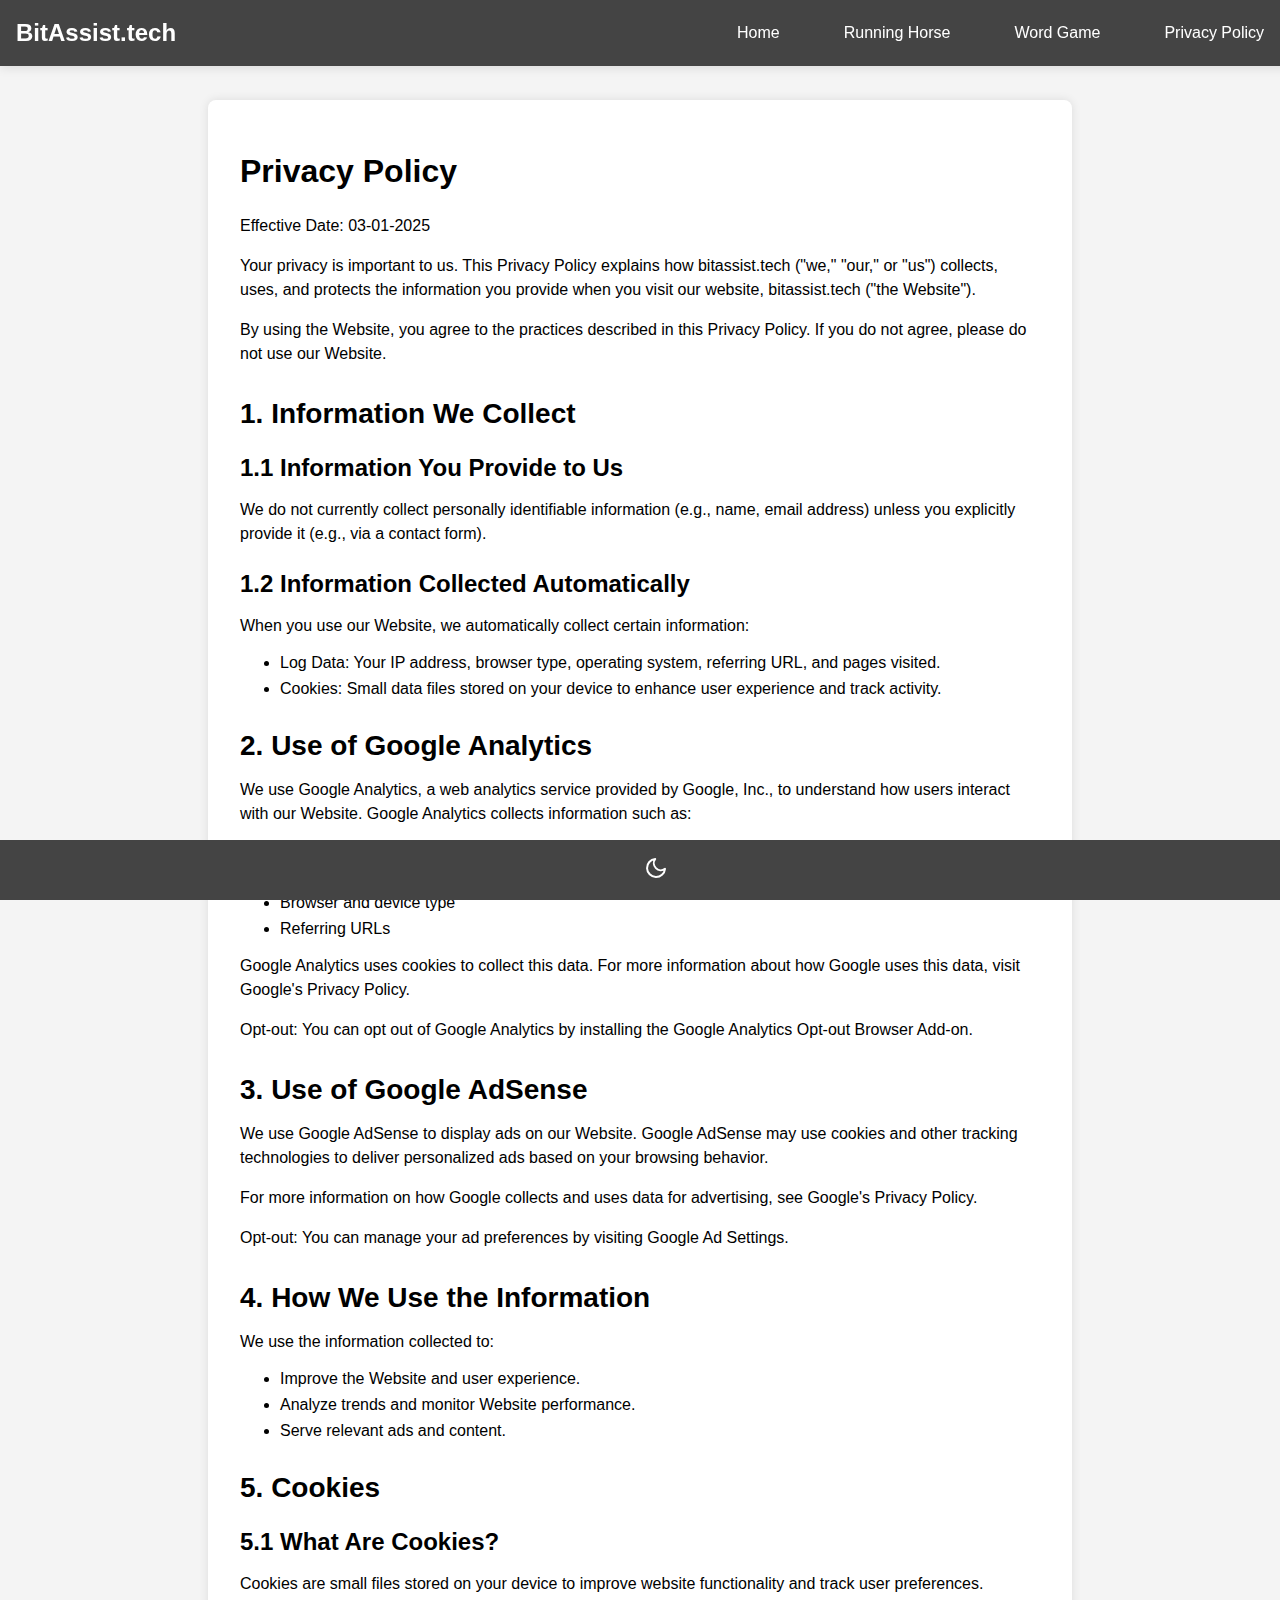
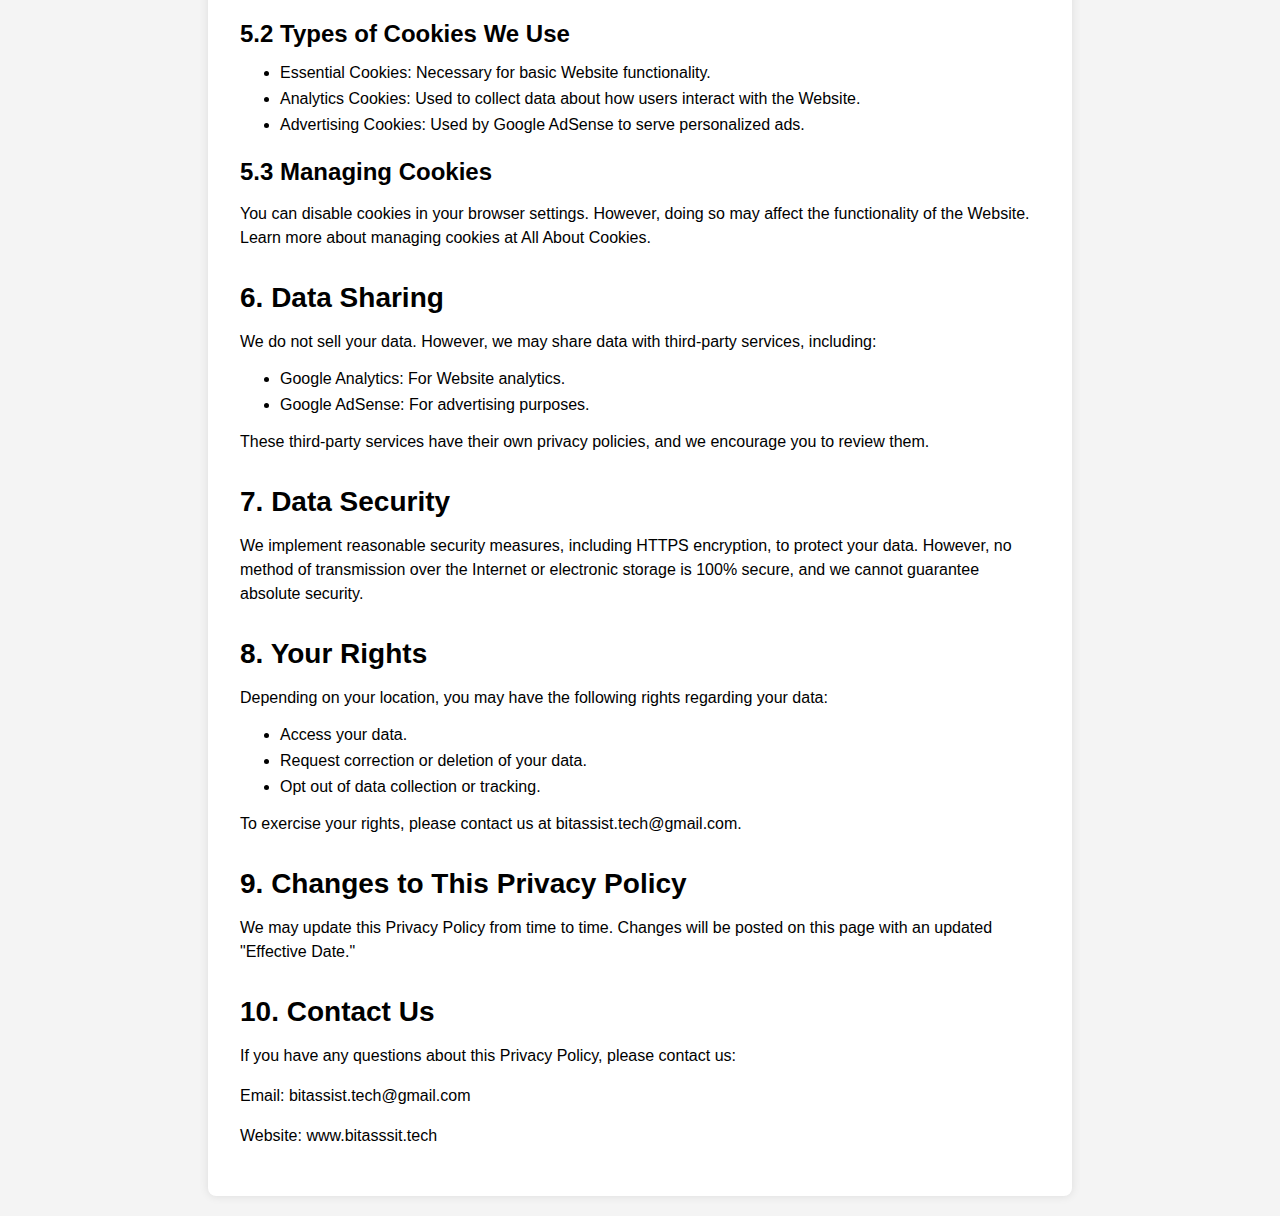
<file: privacy_policy.html>
<!DOCTYPE html>
<html lang="en">

<head>
    <meta charset="UTF-8">
    <meta name="viewport" content="width=device-width, initial-scale=1.0">
    <meta name="description"
        content="Privacy Policy for BitAssist.tech. Learn how we collect, use, and protect your information.">
    <meta name="keywords" content="privacy policy, BitAssist.tech, data collection, cookies, Google Analytics">
    <title>BitAssist.tech - Privacy Policy</title>
    <link rel="icon"
        href="data:image/svg+xml,<svg xmlns='http://www.w3.org/2000/svg' viewBox='0 0 100 100'><text y='50%' x='50%' dominant-baseline='middle' text-anchor='middle' font-size='20'>bitassist.tech</text></svg>">
    <link rel="stylesheet" href="./css/common.css">
    <style>
        /* Main Content Styles */
        body {
            font-family: Arial, sans-serif;
            margin: 0;
            padding: 0;
            background-color: #f4f4f4;
            transition: background-color 0.3s, color 0.3s;
        }

        body.night-mode {
            background-color: #333;
            color: #fff;
        }

        .container {
            max-width: 800px;
            margin: 100px auto 20px;
            padding: 2rem;
            background-color: #fff;
            border-radius: 8px;
            box-shadow: 0 0 10px rgba(0, 0, 0, 0.1);
            transition: background-color 0.3s, color 0.3s;
        }

        .container.night-mode {
            background-color: #444;
            color: #fff;
        }

        h1 {
            font-size: 2rem;
            margin-bottom: 1.5rem;
        }

        h2 {
            font-size: 1.75rem;
            margin-top: 2rem;
            margin-bottom: 1rem;
        }

        h3 {
            font-size: 1.5rem;
            margin-top: 1.5rem;
            margin-bottom: 0.75rem;
        }

        p {
            font-size: 1rem;
            line-height: 1.5;
            margin-bottom: 1rem;
        }

        ul {
            margin-bottom: 1rem;
        }

        li {
            margin-bottom: 0.5rem;
        }

        footer {
            text-align: center;
            padding: 1rem;
            background-color: #444;
            color: #fff;
            position: fixed;
            bottom: 0;
            left: 0;
            width: 100%;
        }

        .moon-icon {
            width: 24px;
            height: 24px;
            cursor: pointer;
            transition: color 0.3s;
        }

        body.night-mode .moon-icon {
            color: #ccc;
        }

        /* Toast Message Styles */
        .toast {
            position: fixed;
            bottom: 80px;
            right: 20px;
            background-color: #333;
            color: #fff;
            padding: 10px 20px;
            border-radius: 5px;
            box-shadow: 0 2px 5px rgba(0, 0, 0, 0.3);
            z-index: 1000;
            opacity: 0;
            transition: opacity 0.5s ease-in-out;
        }

        .toast.show {
            opacity: 1;
        }
    </style>
</head>

<body>
    <!-- Header -->
    <header>
        <h1>BitAssist.tech</h1>
        <nav id="nav-menu">
            <a href="index.html">Home</a>
            <a href="running_horse.html">Running Horse</a>
            <a href="word_game.html">Word Game</a>
            <a href="privacy_policy.html">Privacy Policy</a>
        </nav>
        <div class="hamburger" onclick="toggleMenu()">☰</div>
    </header>

    <!-- Main Content -->
    <div class="container">
        <h1>Privacy Policy</h1>
        <p>Effective Date: 03-01-2025</p>
        <p>Your privacy is important to us. This Privacy Policy explains how bitassist.tech ("we," "our," or "us")
            collects, uses, and protects the information you provide when you visit our website, bitassist.tech
            ("the Website").</p>
        <p>By using the Website, you agree to the practices described in this Privacy Policy. If you do not agree,
            please do not use our Website.</p>

        <h2>1. Information We Collect</h2>
        <h3>1.1 Information You Provide to Us</h3>
        <p>We do not currently collect personally identifiable information (e.g., name, email address) unless you
            explicitly provide it (e.g., via a contact form).</p>
        <h3>1.2 Information Collected Automatically</h3>
        <p>When you use our Website, we automatically collect certain information:</p>
        <ul>
            <li>Log Data: Your IP address, browser type, operating system, referring URL, and pages visited.</li>
            <li>Cookies: Small data files stored on your device to enhance user experience and track activity.</li>
        </ul>

        <h2>2. Use of Google Analytics</h2>
        <p>We use Google Analytics, a web analytics service provided by Google, Inc., to understand how users interact
            with our Website. Google Analytics collects information such as:</p>
        <ul>
            <li>Pages visited</li>
            <li>Time spent on the Website</li>
            <li>Browser and device type</li>
            <li>Referring URLs</li>
        </ul>
        <p>Google Analytics uses cookies to collect this data. For more information about how Google uses this data,
            visit Google's Privacy Policy.</p>
        <p>Opt-out: You can opt out of Google Analytics by installing the Google Analytics Opt-out Browser Add-on.</p>

        <h2>3. Use of Google AdSense</h2>
        <p>We use Google AdSense to display ads on our Website. Google AdSense may use cookies and other tracking
            technologies to deliver personalized ads based on your browsing behavior.</p>
        <p>For more information on how Google collects and uses data for advertising, see Google's Privacy Policy.</p>
        <p>Opt-out: You can manage your ad preferences by visiting Google Ad Settings.</p>

        <h2>4. How We Use the Information</h2>
        <p>We use the information collected to:</p>
        <ul>
            <li>Improve the Website and user experience.</li>
            <li>Analyze trends and monitor Website performance.</li>
            <li>Serve relevant ads and content.</li>
        </ul>

        <h2>5. Cookies</h2>
        <h3>5.1 What Are Cookies?</h3>
        <p>Cookies are small files stored on your device to improve website functionality and track user preferences.
        </p>
        <h3>5.2 Types of Cookies We Use</h3>
        <ul>
            <li>Essential Cookies: Necessary for basic Website functionality.</li>
            <li>Analytics Cookies: Used to collect data about how users interact with the Website.</li>
            <li>Advertising Cookies: Used by Google AdSense to serve personalized ads.</li>
        </ul>
        <h3>5.3 Managing Cookies</h3>
        <p>You can disable cookies in your browser settings. However, doing so may affect the functionality of the
            Website. Learn more about managing cookies at All About Cookies.</p>

        <h2>6. Data Sharing</h2>
        <p>We do not sell your data. However, we may share data with third-party services, including:</p>
        <ul>
            <li>Google Analytics: For Website analytics.</li>
            <li>Google AdSense: For advertising purposes.</li>
        </ul>
        <p>These third-party services have their own privacy policies, and we encourage you to review them.</p>

        <h2>7. Data Security</h2>
        <p>We implement reasonable security measures, including HTTPS encryption, to protect your data. However, no
            method of transmission over the Internet or electronic storage is 100% secure, and we cannot guarantee
            absolute security.</p>

        <h2>8. Your Rights</h2>
        <p>Depending on your location, you may have the following rights regarding your data:</p>
        <ul>
            <li>Access your data.</li>
            <li>Request correction or deletion of your data.</li>
            <li>Opt out of data collection or tracking.</li>
        </ul>
        <p>To exercise your rights, please contact us at bitassist.tech@gmail.com.</p>

        <h2>9. Changes to This Privacy Policy</h2>
        <p>We may update this Privacy Policy from time to time. Changes will be posted on this page with an updated
            "Effective Date."</p>

        <h2>10. Contact Us</h2>
        <p>If you have any questions about this Privacy Policy, please contact us:</p>
        <p>Email: bitassist.tech@gmail.com</p>
        <p>Website: www.bitasssit.tech</p>
    </div>

    <!-- Footer -->
    <footer>
        <svg class="moon-icon" xmlns="http://www.w3.org/2000/svg" viewBox="0 0 24 24" fill="none" stroke="currentColor"
            stroke-width="2" stroke-linecap="round" stroke-linejoin="round" onclick="toggleNightMode()">
            <path d="M21 12.79A9 9 0 1 1 11.21 3 7 7 0 0 0 21 12.79z"></path>
        </svg>
    </footer>

    <!-- Toast Container -->
    <div id="toast" class="toast"></div>

    <script>
        // JavaScript for night mode and toast messages
        // Load night mode preference from localStorage
        function loadNightMode() {
            const isNightMode = localStorage.getItem('nightMode') === 'true';
            if (isNightMode) {
                document.body.classList.add('night-mode');
                document.querySelector('.container').classList.add('night-mode');
            }
        }

        // Toggle night mode and save preference to localStorage
        function toggleNightMode() {
            const body = document.body;
            const container = document.querySelector('.container');
            body.classList.toggle('night-mode');
            container.classList.toggle('night-mode');

            // Save the night mode preference to localStorage
            const isNightMode = body.classList.contains('night-mode');
            localStorage.setItem('nightMode', isNightMode);

            // Show toast message
            showToast(isNightMode ? 'Night mode enabled' : 'Night mode disabled');
        }

        // Show toast message
        function showToast(message) {
            const toast = document.getElementById('toast');
            toast.innerText = message;
            toast.classList.add('show');

            // Hide the toast after 3 seconds
            setTimeout(() => {
                toast.classList.remove('show');
            }, 3000);
        }

        // Toggle mobile navigation menu
        function toggleMenu() {
            const navMenu = document.getElementById('nav-menu');
            navMenu.classList.toggle('active');
        }

        // Initialize
        function init() {
            loadNightMode(); // Load night mode preference
        }

        // Run initialization
        init();
    </script>
</body>

</html>
</file>
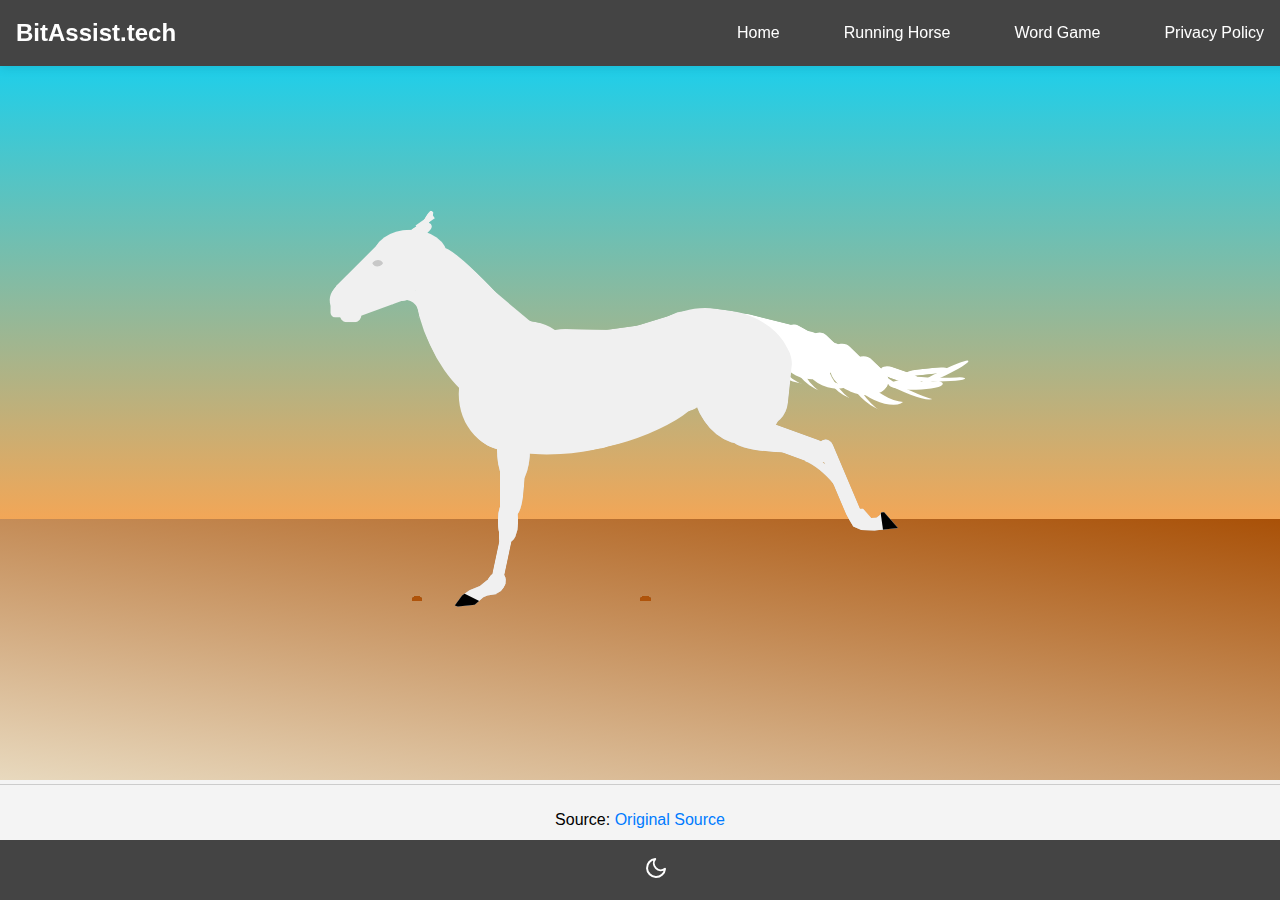
<file: running_horse.html>
<!DOCTYPE html>
<html lang="en">

<head>
    <meta charset="UTF-8">
    <meta name="viewport" content="width=device-width, initial-scale=1.0">
    <title>Clip Clop Animation - BitAssist.tech</title>
    <link rel="icon"
        href="data:image/svg+xml,<svg xmlns='http://www.w3.org/2000/svg' viewBox='0 0 100 100'><text y='50%' x='50%' dominant-baseline='middle' text-anchor='middle' font-size='20'>bitassist.tech</text></svg>">
    <link rel="stylesheet" href="./css/common.css">
    <script async src="https://www.googletagmanager.com/gtag/js?id=G-2CL4F9R5FE"></script>
    <script>
        window.dataLayer = window.dataLayer || [];
        function gtag() { dataLayer.push(arguments); }
        gtag('js', new Date());

        gtag('config', 'G-2CL4F9R5FE');
    </script>
    <style>
        /* Main Content Styles */
        body {
            font-family: Arial, sans-serif;
            margin: 0;
            padding: 0;
            background-color: #f4f4f4;
            transition: background-color 0.3s, color 0.3s;
        }

        body.night-mode {
            background-color: #333;
            color: #fff;
        }

        .container {
            width: 100%;
            height: calc(100vh - 120px); /* Full height minus header and footer */
            margin: 0;
            padding: 0;
            border-radius: 0;
            box-shadow: none;
            background-color: #fff;
            transition: background-color 0.3s, color 0.3s;
        }

        .container.night-mode {
            background-color: #444;
            color: #fff;
        }

        iframe {
            width: 100%;
            height: 100%;
            border: none;
        }

        .source-link {
            text-align: center;
            padding: 10px;
            background-color: #f4f4f4;
            border-top: 1px solid #ccc;
        }

        .source-link a {
            color: #007bff;
            text-decoration: none;
        }

        .source-link a:hover {
            text-decoration: underline;
        }

        /* Toast Message Styles */
        .toast {
            position: fixed;
            bottom: 80px;
            right: 20px;
            background-color: #333;
            color: #fff;
            padding: 10px 20px;
            border-radius: 5px;
            box-shadow: 0 2px 5px rgba(0, 0, 0, 0.3);
            z-index: 1000;
            opacity: 0;
            transition: opacity 0.5s ease-in-out;
        }

        .toast.show {
            opacity: 1;
        }

        footer {
            text-align: center;
            padding: 1rem;
            background-color: #444;
            color: #fff;
            position: fixed;
            bottom: 0;
            left: 0;
            width: 100%;
        }

        /* Moon Icon Styles */
        .moon-icon {
            width: 24px;
            height: 24px;
            cursor: pointer;
            transition: color 0.3s;
        }

        body.night-mode .moon-icon {
            color: #ccc; /* Dim white color in night mode */
        }
    </style>
</head>

<body>
    <!-- Header -->
    <header>
        <h1>BitAssist.tech</h1>
        <nav id="nav-menu">
            <a href="index.html">Home</a>
            <a href="running_horse.html">Running Horse</a>
            <a href="word_game.html">Word Game</a>
            <a href="privacy_policy.html">Privacy Policy</a>
        </nav>
        <div class="hamburger" onclick="toggleMenu()">☰</div>
    </header>

    <!-- Main Content -->
    <div class="container">
        <iframe src="clip_clop.html" frameborder="0"></iframe>
        <div class="source-link">
            <p>Source: <a href="https://codepen.io/ste-vg/pen/oKYjKV" target="_blank">Original Source</a></p>
        </div>
    </div>

    <!-- Footer -->
    <footer>
        <svg class="moon-icon" xmlns="http://www.w3.org/2000/svg" viewBox="0 0 24 24" fill="none" stroke="currentColor"
            stroke-width="2" stroke-linecap="round" stroke-linejoin="round" onclick="toggleNightMode()">
            <path d="M21 12.79A9 9 0 1 1 11.21 3 7 7 0 0 0 21 12.79z"></path>
        </svg>
    </footer>

    <!-- Toast Container -->
    <div id="toast" class="toast"></div>

    <script>
        // JavaScript for Night Mode and Toast Messages
        // Load night mode preference from localStorage
        function loadNightMode() {
            const isNightMode = localStorage.getItem('nightMode') === 'true';
            if (isNightMode) {
                document.body.classList.add('night-mode');
                document.querySelector('.container').classList.add('night-mode');
            }
        }

        // Toggle night mode and save preference to localStorage
        function toggleNightMode() {
            const body = document.body;
            const container = document.querySelector('.container');
            body.classList.toggle('night-mode');
            container.classList.toggle('night-mode');

            // Save the night mode preference to localStorage
            const isNightMode = body.classList.contains('night-mode');
            localStorage.setItem('nightMode', isNightMode);

            // Show toast message
            showToast(isNightMode ? 'Night mode enabled' : 'Night mode disabled');
        }

        // Show toast message
        function showToast(message) {
            const toast = document.getElementById('toast');
            toast.innerText = message;
            toast.classList.add('show');

            // Hide the toast after 3 seconds
            setTimeout(() => {
                toast.classList.remove('show');
            }, 3000);
        }

        // Toggle mobile navigation menu
        function toggleMenu() {
            const navMenu = document.getElementById('nav-menu');
            navMenu.classList.toggle('active');
        }

        // Initialize
        function init() {
            loadNightMode(); // Load night mode preference
        }

        // Run initialization
        init();
    </script>
</body>

</html>
</file>
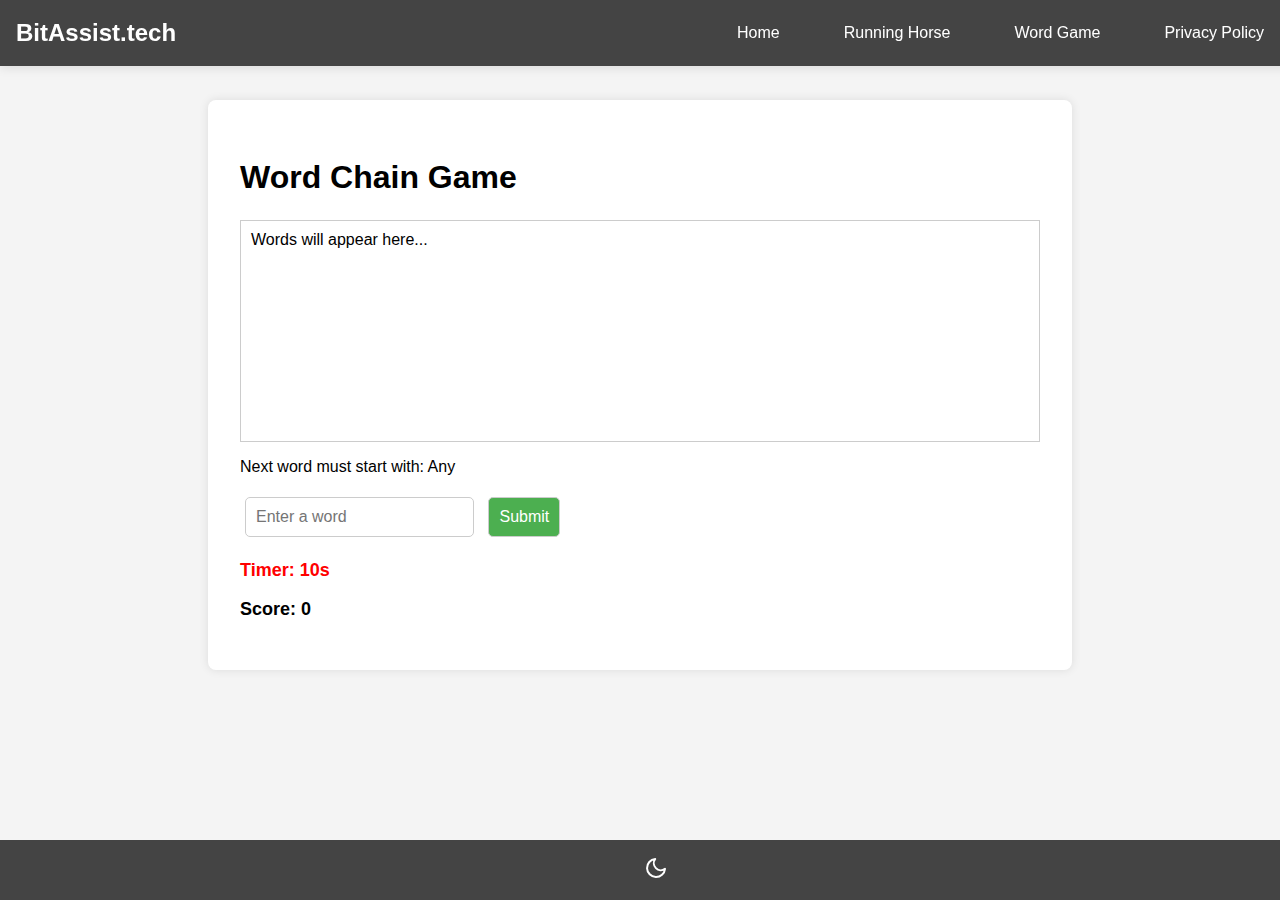
<file: word_game.html>
<!DOCTYPE html>
<html lang="en">

<head>
    <meta charset="UTF-8">
    <meta name="viewport" content="width=device-width, initial-scale=1.0">
    <title>Word Chain Game - BitAssist.tech</title>
    <link rel="icon"
        href="data:image/svg+xml,<svg xmlns='http://www.w3.org/2000/svg' viewBox='0 0 100 100'><text y='50%' x='50%' dominant-baseline='middle' text-anchor='middle' font-size='20'>bitassist.tech</text></svg>">
    <link rel="stylesheet" href="./css/common.css">
    <script async src="https://www.googletagmanager.com/gtag/js?id=G-2CL4F9R5FE"></script>
    <script>
        window.dataLayer = window.dataLayer || [];
        function gtag() { dataLayer.push(arguments); }
        gtag('js', new Date());

        gtag('config', 'G-2CL4F9R5FE');
    </script>
    <script type="application/ld+json">
        {
          "@context": "https://schema.org",
          "@type": "WebApplication",
          "name": "Web Word Chain Game",
          "description": "Play word game with BitAssist.tech.",
          "url": "https://www.bitassist.tech",
          "applicationCategory": "Utility",
          "applicationSubCategory": "Game",
          "operatingSystem": "All"
        }
        </script>
    <style>
        /* Main Content Styles */
        body {
            font-family: Arial, sans-serif;
            margin: 0;
            padding: 0;
            background-color: #f4f4f4;
            transition: background-color 0.3s, color 0.3s;
        }

        body.night-mode {
            background-color: #333;
            color: #fff;
        }

        .container {
            max-width: 800px;
            margin: 100px auto 20px;
            padding: 2rem;
            background-color: #fff;
            border-radius: 8px;
            box-shadow: 0 0 10px rgba(0, 0, 0, 0.1);
            transition: background-color 0.3s, color 0.3s;
        }

        .container.night-mode {
            background-color: #444;
            color: #fff;
        }

        h2 {
            font-size: 2rem;
            margin-bottom: 1.5rem;
        }

        #word-list {
            height: 200px;
            border: 1px solid #ccc;
            padding: 10px;
            margin-bottom: 10px;
            text-align: left;
            overflow-y: auto;
        }

        #timer {
            font-size: 18px;
            font-weight: bold;
            color: red;
        }

        #score {
            font-size: 18px;
            font-weight: bold;
            margin-top: 10px;
        }

        input, button {
            padding: 10px;
            margin: 5px;
            font-size: 16px;
            border: 1px solid #ccc;
            border-radius: 5px;
        }

        button {
            cursor: pointer;
            background-color: #4CAF50;
            color: white;
        }

        button:hover {
            background-color: #45a049;
        }

        .toast {
            position: fixed;
            bottom: 80px;
            right: 20px;
            background-color: #333;
            color: #fff;
            padding: 10px 20px;
            border-radius: 5px;
            box-shadow: 0 2px 5px rgba(0, 0, 0, 0.3);
            z-index: 1000;
            opacity: 0;
            transition: opacity 0.5s ease-in-out;
        }

        .toast.show {
            opacity: 1;
        }

        footer {
            text-align: center;
            padding: 1rem;
            background-color: #444;
            color: #fff;
            position: fixed;
            bottom: 0;
            left: 0;
            width: 100%;
        }

        .moon-icon {
            width: 24px;
            height: 24px;
            cursor: pointer;
            transition: color 0.3s;
        }

        body.night-mode .moon-icon {
            color: #ccc;
        }

        /* Modal styles */
        .modal {
            display: none;
            position: fixed;
            z-index: 1001;
            left: 0;
            top: 0;
            width: 100%;
            height: 100%;
            background-color: rgba(0,0,0,0.4);
        }

        .modal-content {
            background-color: #fefefe;
            margin: 15% auto;
            padding: 20px;
            border: 1px solid #888;
            width: 80%;
            max-width: 400px;
            border-radius: 8px;
        }

        .modal-actions {
            display: flex;
            justify-content: flex-end;
            margin-top: 20px;
        }

        .modal-actions button {
            margin-left: 10px;
        }

        body.night-mode .modal-content {
            background-color: #444;
            color: #fff;
        }
    </style>
</head>

<body>
    <!-- Header -->
    <header>
        <h1>BitAssist.tech</h1>
        <nav id="nav-menu">
            <a href="index.html">Home</a>
            <a href="running_horse.html">Running Horse</a>
            <a href="word_game.html">Word Game</a>
            <a href="privacy_policy.html">Privacy Policy</a>
        </nav>
        <div class="hamburger" onclick="toggleMenu()">☰</div>
    </header>

    <!-- Main Content -->
    <div class="container">
        <h2>Word Chain Game</h2>
        <div id="word-list">Words will appear here...</div>
        <p>Next word must start with: <span id="next-letter">Any</span></p>
        <input type="text" id="word-input" placeholder="Enter a word" onkeydown="handleKeyPress(event)">
        <button onclick="submitWord()">Submit</button>
        <p id="timer">Timer: 10s</p>
        <p id="score">Score: 0</p>
        <div id="previous-scores"></div>
    </div>

    <!-- Game Over Modal -->
    <div id="gameOverModal" class="modal">
        <div class="modal-content">
            <h3>Game Over!</h3>
            <p>Your score: <span id="final-score">0</span></p>
            <label for="score-tag">Add a tag (optional):</label>
            <input type="text" id="score-tag" placeholder="e.g., 'Morning Game'">
            <div class="modal-actions">
                <button onclick="saveScore()">Save Score</button>
                <button onclick="closeModal()">Close</button>
            </div>
        </div>
    </div>

    <!-- Footer -->
    <footer>
        <svg class="moon-icon" xmlns="http://www.w3.org/2000/svg" viewBox="0 0 24 24" fill="none" stroke="currentColor"
            stroke-width="2" stroke-linecap="round" stroke-linejoin="round" onclick="toggleNightMode()">
            <path d="M21 12.79A9 9 0 1 1 11.21 3 7 7 0 0 0 21 12.79z"></path>
        </svg>
    </footer>

    <!-- Toast Container -->
    <div id="toast" class="toast"></div>

    <script>
        // JavaScript for Word Chain Game
        let wordsUsed = new Set();
        let lastLetter = null;
        let timer;
        let timeLeft = 10;
        let isTimerRunning = false;
        let currentScore = 0;
        let previousScores = JSON.parse(localStorage.getItem('wordGameScores')) || [];

        // Initialize previous scores display
        function displayPreviousScores() {
            const scoresContainer = document.getElementById('previous-scores');
            if (previousScores.length > 0) {
                scoresContainer.innerHTML = '<h3>Previous Scores:</h3><ul>' + 
                    previousScores.map(score => 
                        `<li>${score.score} points${score.tag ? ' (' + score.tag + ')' : ''} - ${new Date(score.date).toLocaleString()}</li>`
                    ).join('') + '</ul>';
            }
        }

        // Show toast message
        function showToast(message) {
            const toast = document.getElementById('toast');
            toast.innerText = message;
            toast.classList.add('show');

            // Hide the toast after 3 seconds
            setTimeout(() => {
                toast.classList.remove('show');
            }, 3000);
        }

        // Start the timer
        function startTimer() {
            clearInterval(timer);
            timeLeft = 10;
            document.getElementById("timer").innerText = `Timer: ${timeLeft}s`;
            isTimerRunning = true;

            timer = setInterval(() => {
                timeLeft--;
                document.getElementById("timer").innerText = `Timer: ${timeLeft}s`;
                if (timeLeft === 0) {
                    clearInterval(timer);
                    showToast("Time's up! Game Over.");
                    endGame();
                }
            }, 1000);
        }

        // Stop the timer
        function stopTimer() {
            clearInterval(timer);
            isTimerRunning = false;
            document.getElementById("timer").innerText = "Timer: 10s";
        }

        // Handle Enter key press
        function handleKeyPress(event) {
            if (event.key === "Enter") {
                submitWord();
            }
        }

        // Submit a word
        function submitWord() {
            let inputField = document.getElementById("word-input");
            let word = inputField.value.trim().toLowerCase();
            inputField.value = "";

            if (!word) {
                showToast("Please enter a word.");
                return;
            }

            // Check if the word has already been used
            if (wordsUsed.has(word)) {
                showToast("Word already used. Try another!");
                return;
            }

            // Check if the first letter matches the last letter
            if (lastLetter && word[0] !== lastLetter) {
                showToast(`Word must start with '${lastLetter.toUpperCase()}'`);
                return;
            }

            // Validate word using DictionaryAPI.dev
            showToast("Validating word...");
            fetch(`https://api.dictionaryapi.dev/api/v2/entries/en/${word}`)
                .then(response => {
                    if (!response.ok) {
                        throw new Error("Invalid word!");
                    }
                    return response.json();
                })
                .then(data => {
                    wordsUsed.add(word);
                    lastLetter = word[word.length - 1];
                    
                    // Update score by 1 for each valid word
                    currentScore += 1;

                    let wordList = document.getElementById("word-list");
                    let wordElement = document.createElement("span");
                    wordElement.style.display = "inline-block";
                    wordElement.style.margin = "5px";
                    wordElement.style.padding = "5px";
                    wordElement.style.border = "1px solid #000";
                    wordElement.innerText = word;
                    wordList.appendChild(wordElement);

                    // Scroll to the bottom if the word list overflows
                    if (wordList.scrollHeight > wordList.clientHeight) {
                        wordList.scrollTop = wordList.scrollHeight;
                    }

                    document.getElementById("next-letter").innerText = lastLetter.toUpperCase();
                    document.getElementById("score").innerText = `Score: ${currentScore}`;

                    // Restart the timer after each valid word
                    startTimer();

                    showToast("+1 point! Word is valid!");
                })
                .catch(error => {
                    showToast("Invalid word! Please try another.");
                });
        }

        // End the game
        function endGame() {
            document.getElementById('final-score').textContent = currentScore;
            document.getElementById('gameOverModal').style.display = 'block';
        }

        // Save score with optional tag
        function saveScore() {
            const tagInput = document.getElementById('score-tag');
            const tag = tagInput.value.trim();
            
            const scoreData = {
                score: currentScore,
                tag: tag || null,
                date: new Date().toISOString()
            };
            
            previousScores.unshift(scoreData); // Add to beginning of array
            if (previousScores.length > 10) {
                previousScores = previousScores.slice(0, 10); // Keep only last 10 scores
            }
            
            localStorage.setItem('wordGameScores', JSON.stringify(previousScores));
            closeModal();
            resetGame();
            displayPreviousScores();
        }

        // Close modal
        function closeModal() {
            document.getElementById('gameOverModal').style.display = 'none';
            document.getElementById('score-tag').value = '';
        }

        // Reset the game
        function resetGame() {
            wordsUsed.clear();
            lastLetter = null;
            currentScore = 0;
            document.getElementById("word-list").innerHTML = "Words will appear here...";
            document.getElementById("next-letter").innerText = "Any";
            document.getElementById("score").innerText = `Score: ${currentScore}`;
            stopTimer();
        }

        // Night Mode and Toast Messages
        function loadNightMode() {
            const isNightMode = localStorage.getItem('nightMode') === 'true';
            if (isNightMode) {
                document.body.classList.add('night-mode');
                document.querySelector('.container').classList.add('night-mode');
            }
        }

        function toggleNightMode() {
            const body = document.body;
            const container = document.querySelector('.container');
            body.classList.toggle('night-mode');
            container.classList.toggle('night-mode');

            // Save the night mode preference to localStorage
            const isNightMode = body.classList.contains('night-mode');
            localStorage.setItem('nightMode', isNightMode);

            // Show toast message
            showToast(isNightMode ? 'Night mode enabled' : 'Night mode disabled');
        }

        function toggleMenu() {
            const navMenu = document.getElementById('nav-menu');
            navMenu.classList.toggle('active');
        }

        // Initialize
        function init() {
            loadNightMode(); // Load night mode preference
            displayPreviousScores(); // Show previous scores
        }

        // Run initialization
        init();
    </script>
</body>

</html>
</file>
<file: css/common.css>
/* Common Header Styles */
header {
    width: 100%;
    background-color: #444;
    color: #fff;
    padding: 1rem;
    position: fixed;
    top: 0;
    left: 0;
    z-index: 1000;
    display: flex;
    justify-content: space-between;
    align-items: center;
    box-shadow: 0 2px 10px rgba(0, 0, 0, 0.1);
}

header h1 {
    margin: 0;
    font-size: 1.5rem;
    font-family: 'Verdana', sans-serif;
}

nav {
    display: flex;
    align-items: center;
}

nav a {
    color: #fff;
    text-decoration: none;
    margin: 0 1rem;
    padding: 0.5rem 1rem;
    transition: background-color 0.3s;
}

nav a:hover {
    background-color: #555;
    border-radius: 4px;
}

/* Hamburger Menu Styles */
.hamburger {
    display: none; /* Hidden by default */
    font-size: 1.5rem;
    cursor: pointer;
    color: #fff;
    margin-left: auto; /* Shift hamburger to the far right */
    padding: 0.5rem; /* Add padding for better visibility */
    margin-right: 1rem; /* Add margin for spacing */
}

@media (max-width: 768px) {
    .hamburger {
        display: block; /* Show hamburger menu at 768px */
    }

    nav {
        display: none; /* Hide nav by default on mobile */
        flex-direction: column;
        background-color: #444;
        width: 100%;
        position: absolute;
        top: 60px; /* Adjust based on header height */
        left: 0;
        z-index: 10;
    }

    nav a {
        display: block;
        margin: 0.5rem 0;
        padding: 1rem;
        border-bottom: 1px solid #555; /* Add a separator between links */
    }

    nav.active {
        display: flex; /* Show nav when active */
    }
}
</file>
